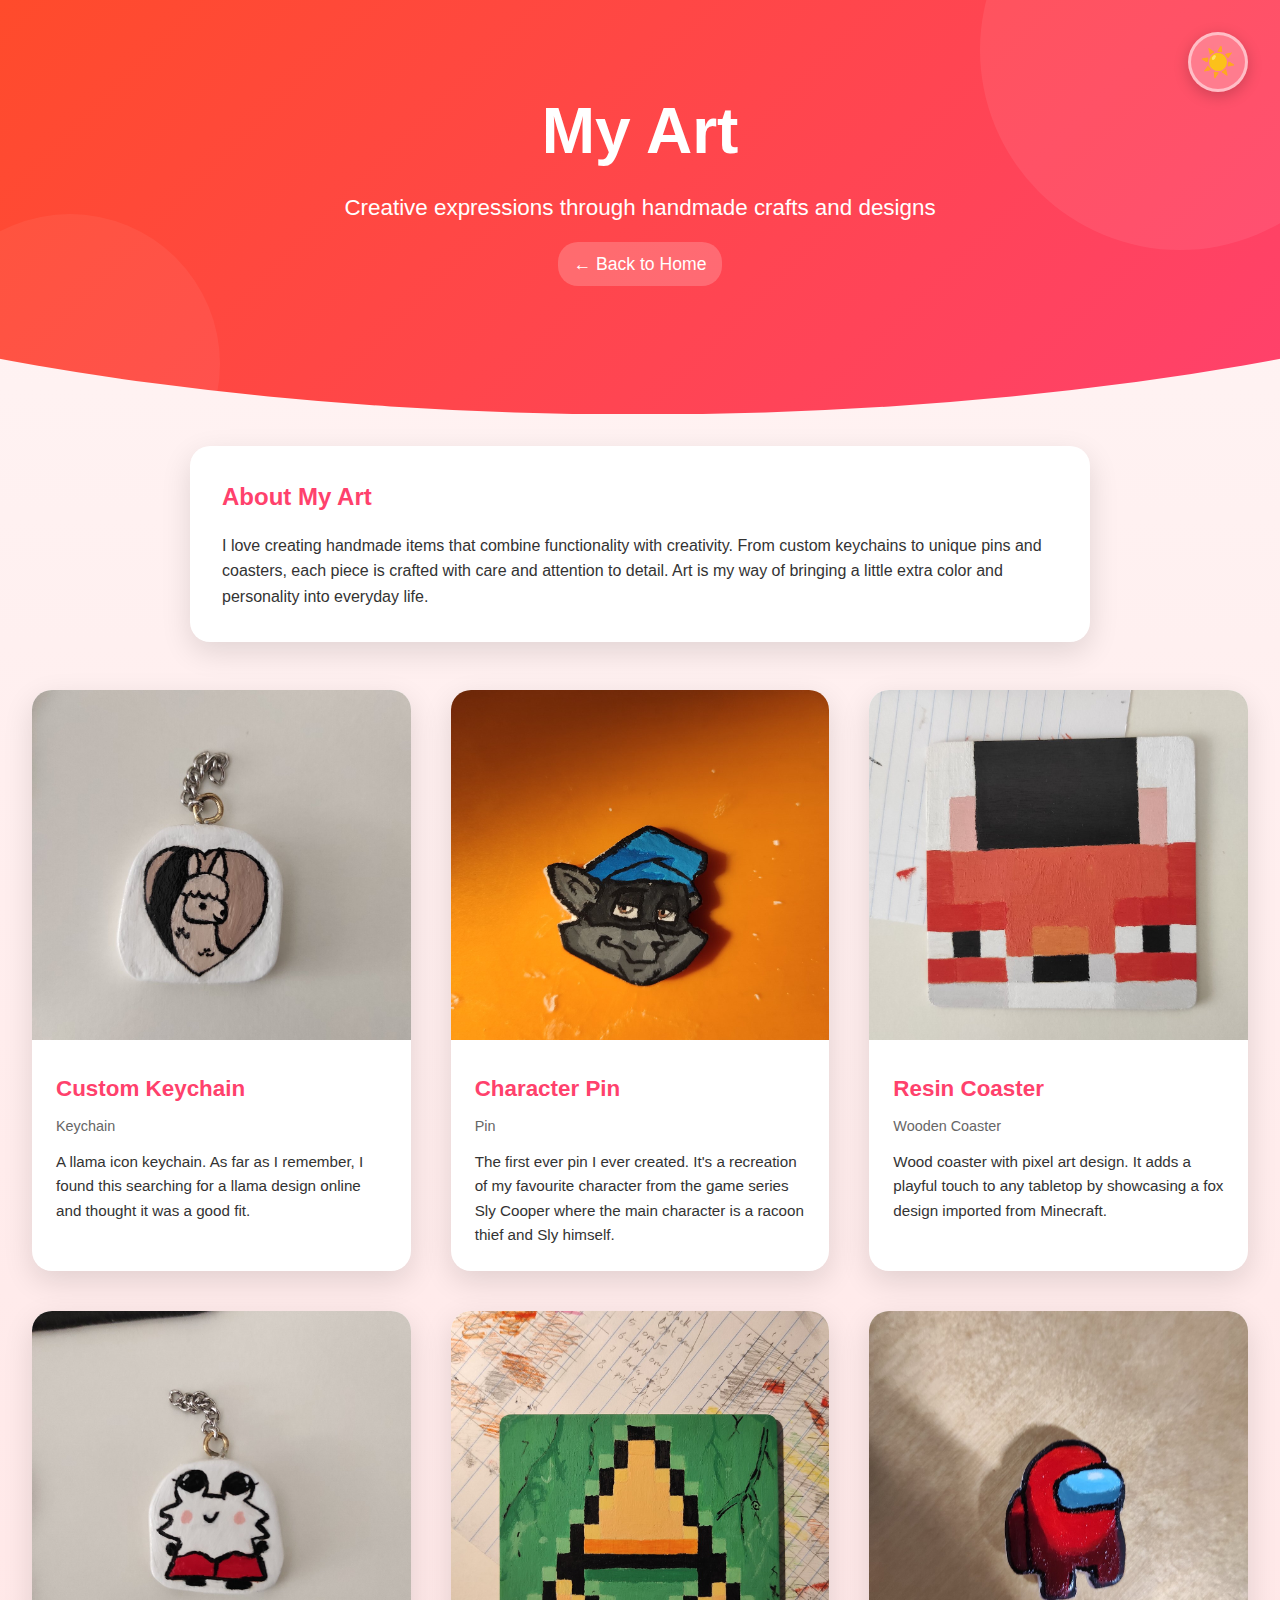
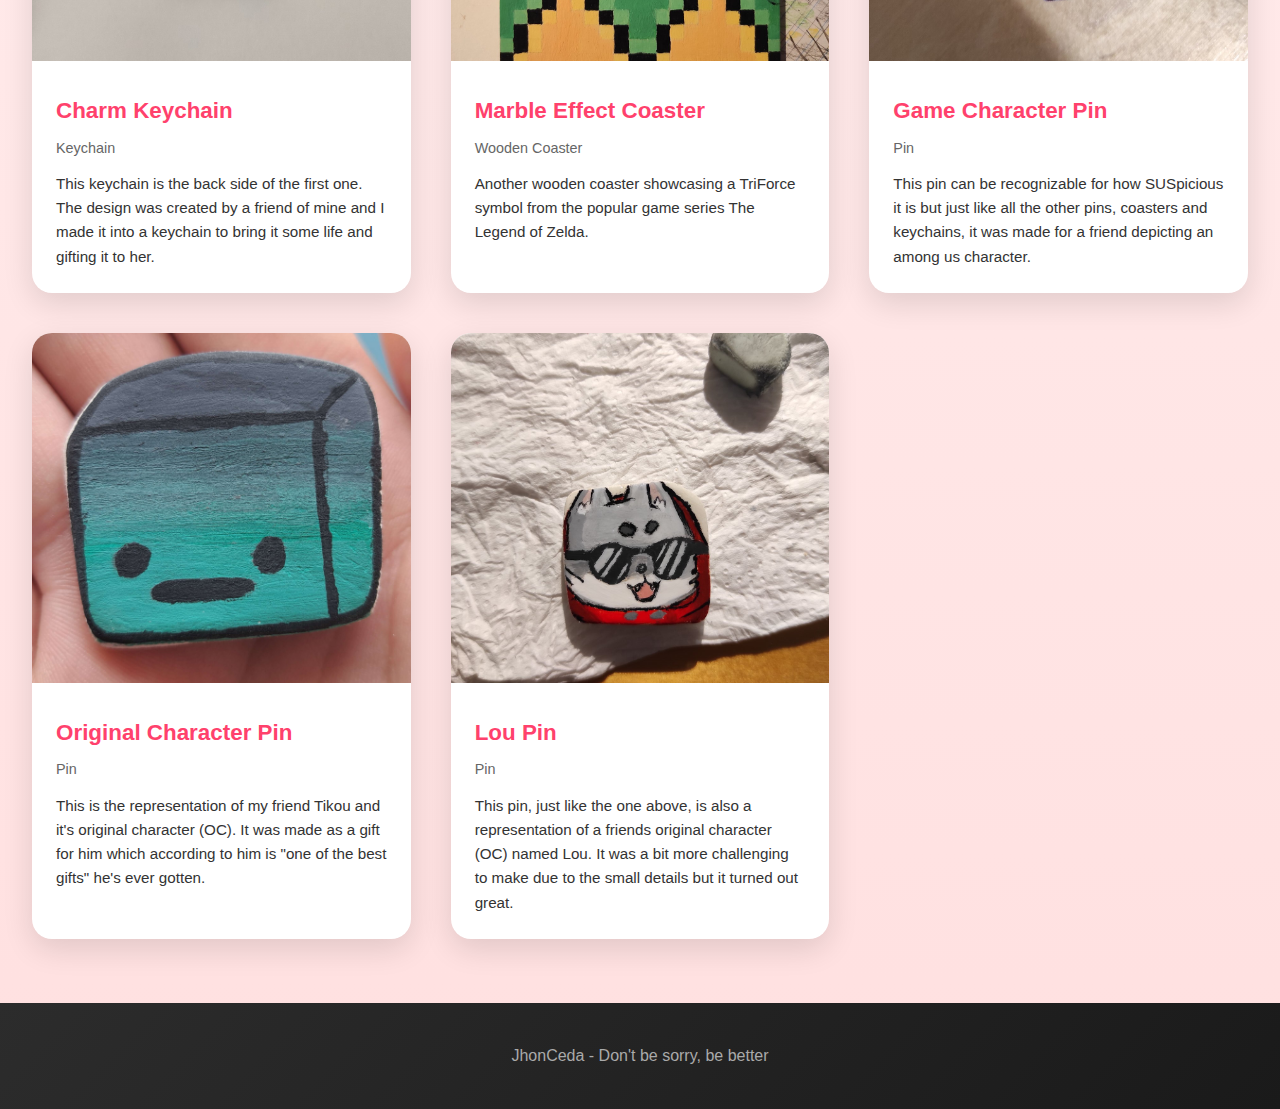
<file: src/main/resources/static/hobbies/art.html>
<!DOCTYPE html>
<html lang="en">

<head>
  <meta charset="UTF-8">
  <meta name="viewport" content="width=device-width, initial-scale=1.0">
  <title>My Art</title>
  <link rel="stylesheet" href="../css/style.css">
</head>

<!-- Modal for full-size image -->
<div id="imageModal" class="modal">
  <span class="modal-close">&times;</span>
  <img class="modal-content" id="modalImage">
</div>

<body>
  <header>
    <h1>My Art</h1>
    <p>Creative expressions through handmade crafts and designs</p>
    <a href="../index.html" class="back-link">← Back to Home</a>
    <button id="theme-toggle" class="theme-toggle" aria-label="Toggle dark mode">
      <span class="sun-icon">🌙</span>
      <span class="moon-icon">☀️</span>
    </button>
  </header>

  <section class="intro-section">
    <h2>About My Art</h2>
    <p>I love creating handmade items that combine functionality with creativity. From custom keychains to unique pins
      and coasters, each piece is crafted with care and attention to detail. Art is my way of bringing a little extra
      color and personality into everyday life.</p>
  </section>

  <section class="art-gallery">
    <!-- Art Item 1 -->
    <div class="art-item" onclick="openModal(this)">
      <img src="./art_images/llama_keychain.jpg" alt="Llama keychain" class="art-image">
      <div class="art-info">
        <h3>Custom Keychain</h3>
        <div class="art-meta">
          <span>Keychain</span>
        </div>
        <p class="art-description">A llama icon keychain. As far as I remember, I found this searching
          for a llama design online and thought it was a good fit.
        </p>
      </div>
    </div>

    <!-- Art Item 2 -->
    <div class="art-item" onclick="openModal(this)">
      <img src="./art_images/sly_pin.jpg" alt="Sly pin" class="art-image">
      <div class="art-info">
        <h3>Character Pin</h3>
        <div class="art-meta">
          <span>Pin</span>
        </div>
        <p class="art-description">The first ever pin I ever created. It's a recreation of my favourite character from
          the game series Sly Cooper where the main character is a racoon thief and Sly himself.
        </p>
      </div>
    </div>

    <!-- Art Item 3 -->
    <div class="art-item" onclick="openModal(this)">
      <img src="./art_images/fox_coaster.jpg" alt="Fox coaster" class="art-image">
      <div class="art-info">
        <h3>Resin Coaster</h3>
        <div class="art-meta">
          <span>Wooden Coaster</span>
        </div>
        <p class="art-description">Wood coaster with pixel art design. It adds a playful touch to any tabletop by
          showcasing a fox design imported from Minecraft.
        </p>
      </div>
    </div>

    <!-- Art Item 4 -->
    <div class="art-item" onclick="openModal(this)">
      <img src="./art_images/animal_keychain.jpg" alt="Peculiar keychain design" class="art-image">
      <div class="art-info">
        <h3>Charm Keychain</h3>
        <div class="art-meta">
          <span>Keychain</span>
        </div>
        <p class="art-description">This keychain is the back side of the first one. The design was created by
          a friend of mine and I made it into a keychain to bring it some life and gifting it to her.
        </p>
      </div>
    </div>

    <!-- Art Item 5 -->
    <div class="art-item" onclick="openModal(this)">
      <img src="./art_images/triforce_coaster.jpg" alt="Zelda coaster" class="art-image">
      <div class="art-info">
        <h3>Marble Effect Coaster</h3>
        <div class="art-meta">
          <span>Wooden Coaster</span>
        </div>
        <p class="art-description">Another wooden coaster showcasing a TriForce symbol from the popular
          game series The Legend of Zelda.</p>
      </div>
    </div>

    <!-- Art Item 6 -->
    <div class="art-item" onclick="openModal(this)">
      <img src="./art_images/sus_pin.jpg" alt="Game-inspired pin" class="art-image">
      <div class="art-info">
        <h3>Game Character Pin</h3>
        <div class="art-meta">
          <span>Pin</span>
        </div>
        <p class="art-description">This pin can be recognizable for how SUSpicious it is but just like
          all the other pins, coasters and keychains, it was made for a friend depicting an among us character.
        </p>
      </div>
    </div>

    <!-- Art Item 7 -->
    <div class="art-item" onclick="openModal(this)">
      <img src="./art_images/tikou.jpg" alt="Tikou pin" class="art-image">
      <div class="art-info">
        <h3>Original Character Pin</h3>
        <div class="art-meta">
          <span>Pin</span>
        </div>
        <p class="art-description">This is the representation of my friend Tikou and it's original character (OC).
          It was made as a gift for him which according to him is "one of the best gifts" he's ever gotten.
        </p>
      </div>
    </div>

    <!-- Art Item 8 -->
    <div class="art-item" onclick="openModal(this)">
      <img src="./art_images/lou.jpg" alt="Lou pin" class="art-image">
      <div class="art-info">
        <h3>Lou Pin</h3>
        <div class="art-meta">
          <span>Pin</span>
        </div>
        <p class="art-description">This pin, just like the one above, is also a representation of a friends original
          character (OC) named Lou. It was a bit more challenging to make due to the small details but it turned out
          great.
        </p>
      </div>
    </div>
  </section>

  <footer>
    <p>JhonCeda - Don't be sorry, be better</p>
  </footer>

  <script>
    document.addEventListener('DOMContentLoaded', () => {
      // ---- Global Image Fallback ----
      const IMG_FALLBACK = './hobbies/art_images/tikou.jpg';

      document.querySelectorAll('img').forEach(img => {
        img.addEventListener('error', function handleError() {
          img.removeEventListener('error', handleError); // avoid infinite loop
          img.src = img.dataset.fallback || IMG_FALLBACK;
        });
      });

      // ---- Theme Toggle ----
      const html = document.documentElement;
      const themeToggle = document.getElementById('theme-toggle');

      if (themeToggle) {
        const savedTheme = localStorage.getItem('theme');
        const systemPrefersDark = window.matchMedia('(prefers-color-scheme: dark)').matches;
        const currentTheme = savedTheme || (systemPrefersDark ? 'dark' : 'light');
        html.setAttribute('data-theme', currentTheme);

        themeToggle.addEventListener('click', () => {
          const newTheme = html.getAttribute('data-theme') === 'dark' ? 'light' : 'dark';
          html.setAttribute('data-theme', newTheme);
          localStorage.setItem('theme', newTheme);
        });
      }

      // ---- Smooth Scrolling ----
      document.querySelectorAll('.nav-link').forEach(link => {
        link.addEventListener('click', e => {
          const targetId = link.getAttribute('href');
          if (!targetId.startsWith('#')) return; // ignore external links
          e.preventDefault();
          const targetSection = document.querySelector(targetId);
          if (targetSection) {
            targetSection.scrollIntoView({ behavior: 'smooth', block: 'start' });
            // Close mobile menu after click
            const mainNav = document.getElementById('main-nav');
            if (mainNav) {
              mainNav.classList.remove('active');
              document.body.style.overflow = 'auto';
            }
          }
        });
      });

      // ---- Mobile Menu ----
      const mobileMenuToggle = document.getElementById('mobile-menu-toggle');
      const mainNav = document.getElementById('main-nav');

      if (mobileMenuToggle && mainNav) {
        mobileMenuToggle.addEventListener('click', () => {
          mainNav.classList.toggle('active');
          mobileMenuToggle.classList.toggle('active');
          document.body.style.overflow = mainNav.classList.contains('active')
            ? 'hidden'
            : 'auto';
        });
      }
    });
  </script>

  <script>
    document.addEventListener("DOMContentLoaded", () => {
      const modal = document.getElementById("imageModal");
      const modalImg = document.getElementById("modalImage");
      const closeBtn = document.querySelector(".modal-close");

      // Open modal when clicking on an image
      document.querySelectorAll(".art-image").forEach(img => {
        img.addEventListener("click", () => {
          modalImg.src = img.src;
          modal.classList.add("active");
        });
      });

      // Close modal when clicking the close button or background
      closeBtn.addEventListener("click", (e) => {
        e.stopPropagation();
        modal.classList.remove("active");
      });

      modal.addEventListener("click", (e) => {
        if (e.target === modal) modal.classList.remove("active");
      });
    });
  </script>


</body>

</html>
</file>
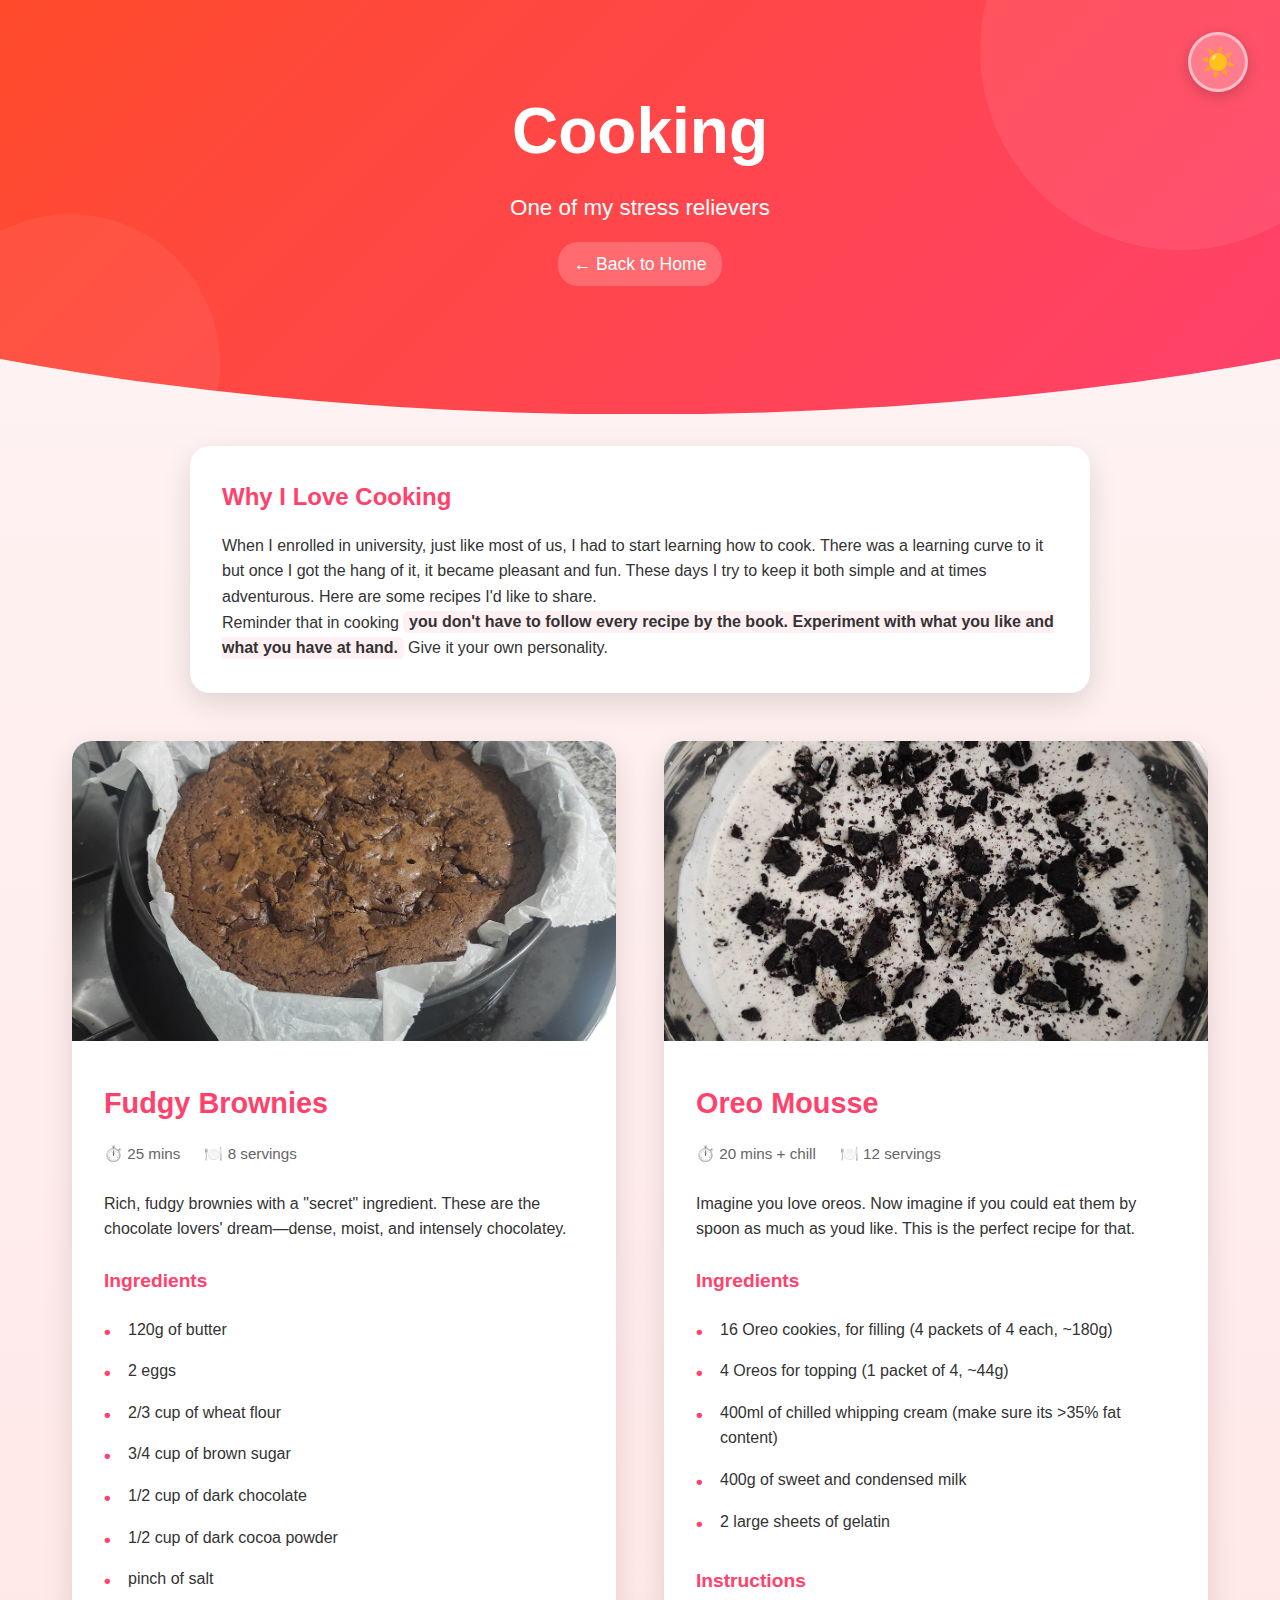
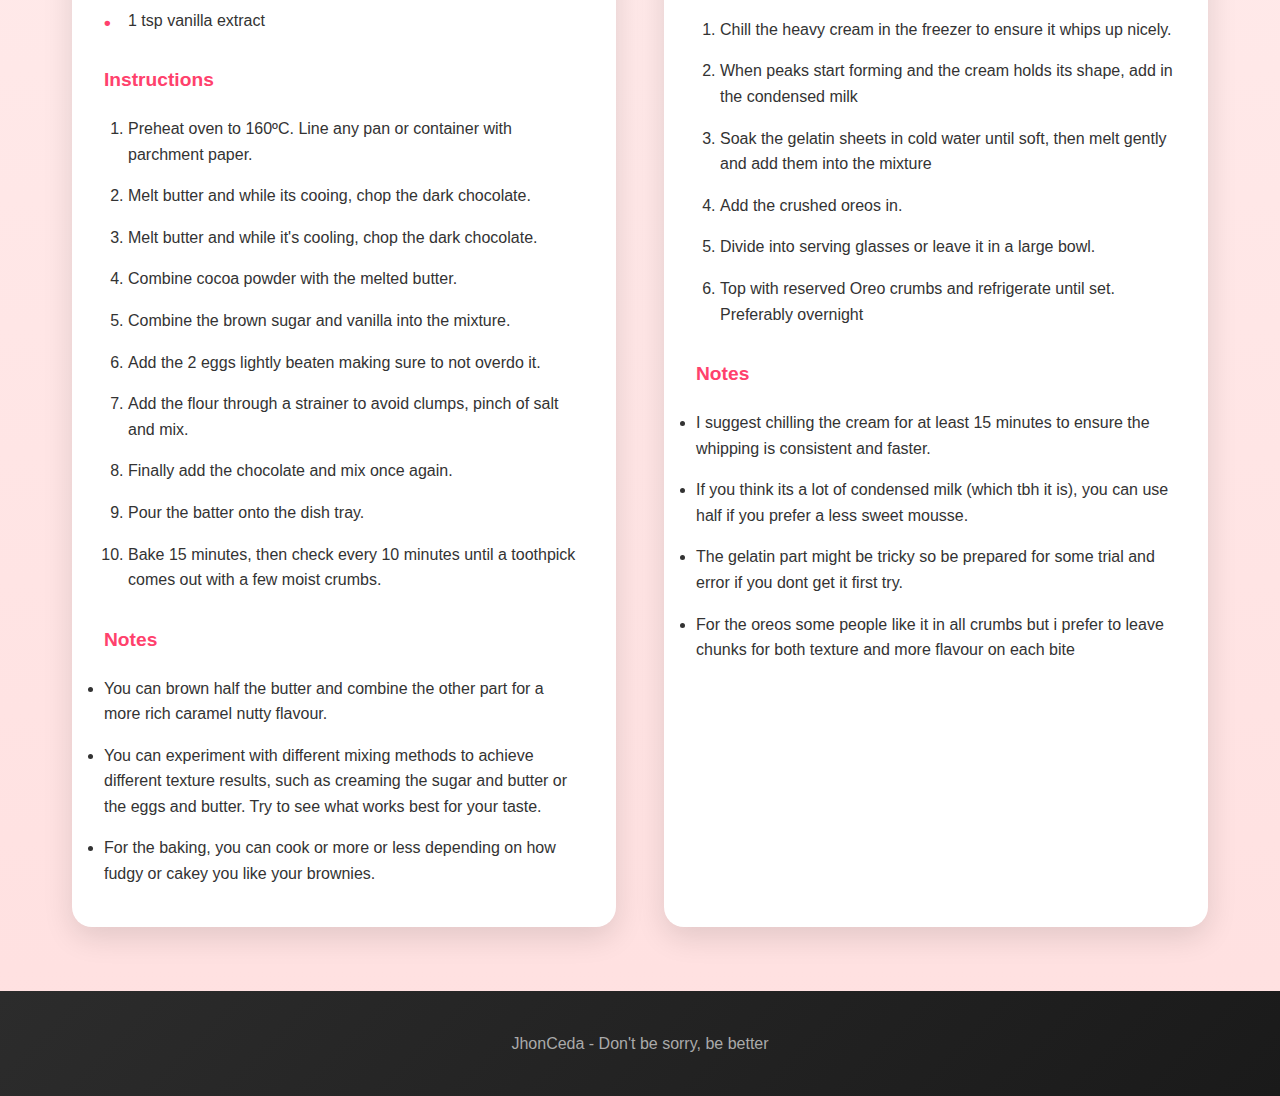
<file: src/main/resources/static/hobbies/cooking.html>
<!DOCTYPE html>
<html lang="en">

<head>
  <meta charset="UTF-8">
  <meta name="viewport" content="width=device-width, initial-scale=1.0">
  <title>Cooking – My Hobby</title>
  <link rel="stylesheet" href="../css/style.css">
</head>

<!-- Modal for full-size recipe images -->
<div id="imageModal" class="modal">
  <span class="modal-close">&times;</span>
  <img class="modal-content" id="modalImage">
</div>


<body>
  <header>
    <h1>Cooking</h1>
    <p>One of my stress relievers</p>
    <a href="../index.html" class="back-link">← Back to Home</a>
    <button id="theme-toggle" class="theme-toggle" aria-label="Toggle dark mode">
      <span class="sun-icon">🌙</span>
      <span class="moon-icon">☀️</span>
    </button>
  </header>

  <section class="intro-section">
    <h2>Why I Love Cooking</h2>
    <p>When I enrolled in university, just like most of us, I had to start learning how to cook. There was
      a learning curve to it but once I got the hang of it, it became pleasant and fun. These days I try to
      keep it both simple and at times adventurous. Here are some recipes I'd like to share.</p>
    <p>Reminder that in cooking <span class="highlight">you don't have to follow every recipe by the book. Experiment
        with what you like and what you have at hand.</span> Give it your own personality.
    </p>
  </section>

  <section class="recipes-grid">
    <!-- Recipe 1: Brownies -->
    <div class="recipe-card">
      <img src="./cooking_images/brownie.jpg" alt="Delicious brownies" class="recipe-image"
        data-fallback="/hobbies/art_images/tikou.jpg">
      <div class="recipe-content">
        <h3>Fudgy Brownies</h3>
        <div class="recipe-meta">
          <span>⏱️ 25 mins</span>
          <span>🍽️ 8 servings</span>
        </div>
        <p class="recipe-description">
          Rich, fudgy brownies with a "secret" ingredient. These are the chocolate lovers' dream—dense, moist,
          and intensely chocolatey.
        </p>
        <div class="ingredients">
          <h4>Ingredients</h4>
          <ul>
            <li>120g of butter</li>
            <li>2 eggs</li>
            <li>2/3 cup of wheat flour</li>
            <li>3/4 cup of brown sugar</li>
            <li>1/2 cup of dark chocolate</li>
            <li>1/2 cup of dark cocoa powder</li>
            <li>pinch of salt</li>
            <li>1 tsp vanilla extract</li>
          </ul>
        </div>
        <div class="instructions">
          <h4>Instructions</h4>
          <ol>
            <li>Preheat oven to 160ºC. Line any pan or container with parchment paper.</li>
            <li>Melt butter and while its cooing, chop the dark chocolate.</li>
            <li>Melt butter and while it's cooling, chop the dark chocolate.</li>
            <li>Combine cocoa powder with the melted butter.</li>
            <li>Combine the brown sugar and vanilla into the mixture.</li>
            <li>Add the 2 eggs lightly beaten making sure to not overdo it.</li>
            <li>Add the flour through a strainer to avoid clumps, pinch of salt and mix.</li>
            <li>Finally add the chocolate and mix once again.</li>
            <li>Pour the batter onto the dish tray.</li>
            <li>Bake 15 minutes, then check every 10 minutes until a toothpick comes out with a few moist crumbs.</li>
          </ol>
        </div>
        <div class="notes">
          <h4>Notes</h4>
          <ul>
            <li>You can brown half the butter and combine the other part for a more rich caramel nutty flavour.</li>
            <li>You can experiment with different mixing methods to achieve different texture results, such as creaming
              the sugar and butter or the eggs and butter. Try to see what works best for your taste.</li>
            <li>For the baking, you can cook or more or less depending on how fudgy or cakey you like your brownies.
            </li>
          </ul>
        </div>
      </div>
    </div>

    <!-- Recipe 2: Oreo Mousse -->
    <div class="recipe-card">
      <img src="./cooking_images/oreo_mousse.jpg" alt="Oreo mousse dessert" class="recipe-image"
        data-fallback="/hobbies/art_images/tikou.jpg">
      <div class="recipe-content">
        <h3>Oreo Mousse</h3>
        <div class="recipe-meta">
          <span>⏱️ 20 mins + chill</span>
          <span>🍽️ 12 servings</span>
        </div>
        <p class="recipe-description">
          Imagine you love oreos. Now imagine if you could eat them by spoon as much as youd like.
          This is the perfect recipe for that.
        </p>
        <div class="ingredients">
          <h4>Ingredients</h4>
          <ul>
            <li>16 Oreo cookies, for filling (4 packets of 4 each, ~180g)</li>
            <li>4 Oreos for topping (1 packet of 4, ~44g)</li>
            <li>400ml of chilled whipping cream (make sure its >35% fat content)</li>
            <li>400g of sweet and condensed milk</li>
            <li>2 large sheets of gelatin</li>
          </ul>
        </div>
        <div class="instructions">
          <h4>Instructions</h4>
          <ol>
            <li>Chill the heavy cream in the freezer to ensure it whips up nicely.</li>
            <li>When peaks start forming and the cream holds its shape, add in the condensed milk</li>
            <li>Soak the gelatin sheets in cold water until soft, then melt gently and add them into the mixture</li>
            <li>Add the crushed oreos in.</li>
            <li>Divide into serving glasses or leave it in a large bowl.</li>
            <li>Top with reserved Oreo crumbs and refrigerate until set. Preferably overnight</li>
          </ol>
        </div>
        <div class="notes">
          <h4>Notes</h4>
          <ul>
            <li>I suggest chilling the cream for at least 15 minutes to ensure the whipping is consistent and faster.
            </li>
            <li>If you think its a lot of condensed milk (which tbh it is), you can use half if you prefer a less sweet
              mousse.</li>
            <li>The gelatin part might be tricky so be prepared for some trial and error if you dont get it first try.
            </li>
            <li>For the oreos some people like it in all crumbs but i prefer to leave chunks for both texture and more
              flavour on each bite</li>
          </ul>
        </div>
      </div>
    </div>
  </section>

  <footer>
    <p>JhonCeda - Don't be sorry, be better</p>
  </footer>

  <script>
    document.addEventListener('DOMContentLoaded', () => {
      // ---- Global Image Fallback ----
      const IMG_FALLBACK = './hobbies/art_images/tikou.jpg';

      document.querySelectorAll('img').forEach(img => {
        img.addEventListener('error', function handleError() {
          img.removeEventListener('error', handleError); // avoid infinite loop
          img.src = img.dataset.fallback || IMG_FALLBACK;
        });
      });

      // ---- Theme Toggle ----
      const html = document.documentElement;
      const themeToggle = document.getElementById('theme-toggle');

      if (themeToggle) {
        const savedTheme = localStorage.getItem('theme');
        const systemPrefersDark = window.matchMedia('(prefers-color-scheme: dark)').matches;
        const currentTheme = savedTheme || (systemPrefersDark ? 'dark' : 'light');
        html.setAttribute('data-theme', currentTheme);

        themeToggle.addEventListener('click', () => {
          const newTheme = html.getAttribute('data-theme') === 'dark' ? 'light' : 'dark';
          html.setAttribute('data-theme', newTheme);
          localStorage.setItem('theme', newTheme);
        });
      }

      // ---- Smooth Scrolling ----
      document.querySelectorAll('.nav-link').forEach(link => {
        link.addEventListener('click', e => {
          const targetId = link.getAttribute('href');
          if (!targetId.startsWith('#')) return; // ignore external links
          e.preventDefault();
          const targetSection = document.querySelector(targetId);
          if (targetSection) {
            targetSection.scrollIntoView({ behavior: 'smooth', block: 'start' });
            // Close mobile menu after click
            const mainNav = document.getElementById('main-nav');
            if (mainNav) {
              mainNav.classList.remove('active');
              document.body.style.overflow = 'auto';
            }
          }
        });
      });

      // ---- Mobile Menu ----
      const mobileMenuToggle = document.getElementById('mobile-menu-toggle');
      const mainNav = document.getElementById('main-nav');

      if (mobileMenuToggle && mainNav) {
        mobileMenuToggle.addEventListener('click', () => {
          mainNav.classList.toggle('active');
          mobileMenuToggle.classList.toggle('active');
          document.body.style.overflow = mainNav.classList.contains('active')
            ? 'hidden'
            : 'auto';
        });
      }
    });
  </script>

  <script>
    document.addEventListener("DOMContentLoaded", () => {
      const modal = document.getElementById("imageModal");
      const modalImg = document.getElementById("modalImage");
      const closeBtn = document.querySelector(".modal-close");

      // Open modal when clicking a recipe image
      document.querySelectorAll(".recipe-image").forEach(img => {
        img.addEventListener("click", () => {
          modalImg.src = img.src;
          modal.classList.add("active");
        });
      });

      // Close when clicking the × button
      closeBtn.addEventListener("click", (e) => {
        e.stopPropagation();
        modal.classList.remove("active");
      });

      // Close when clicking background
      modal.addEventListener("click", (e) => {
        if (e.target === modal) modal.classList.remove("active");
      });
    });
  </script>


</body>

</html>
</file>
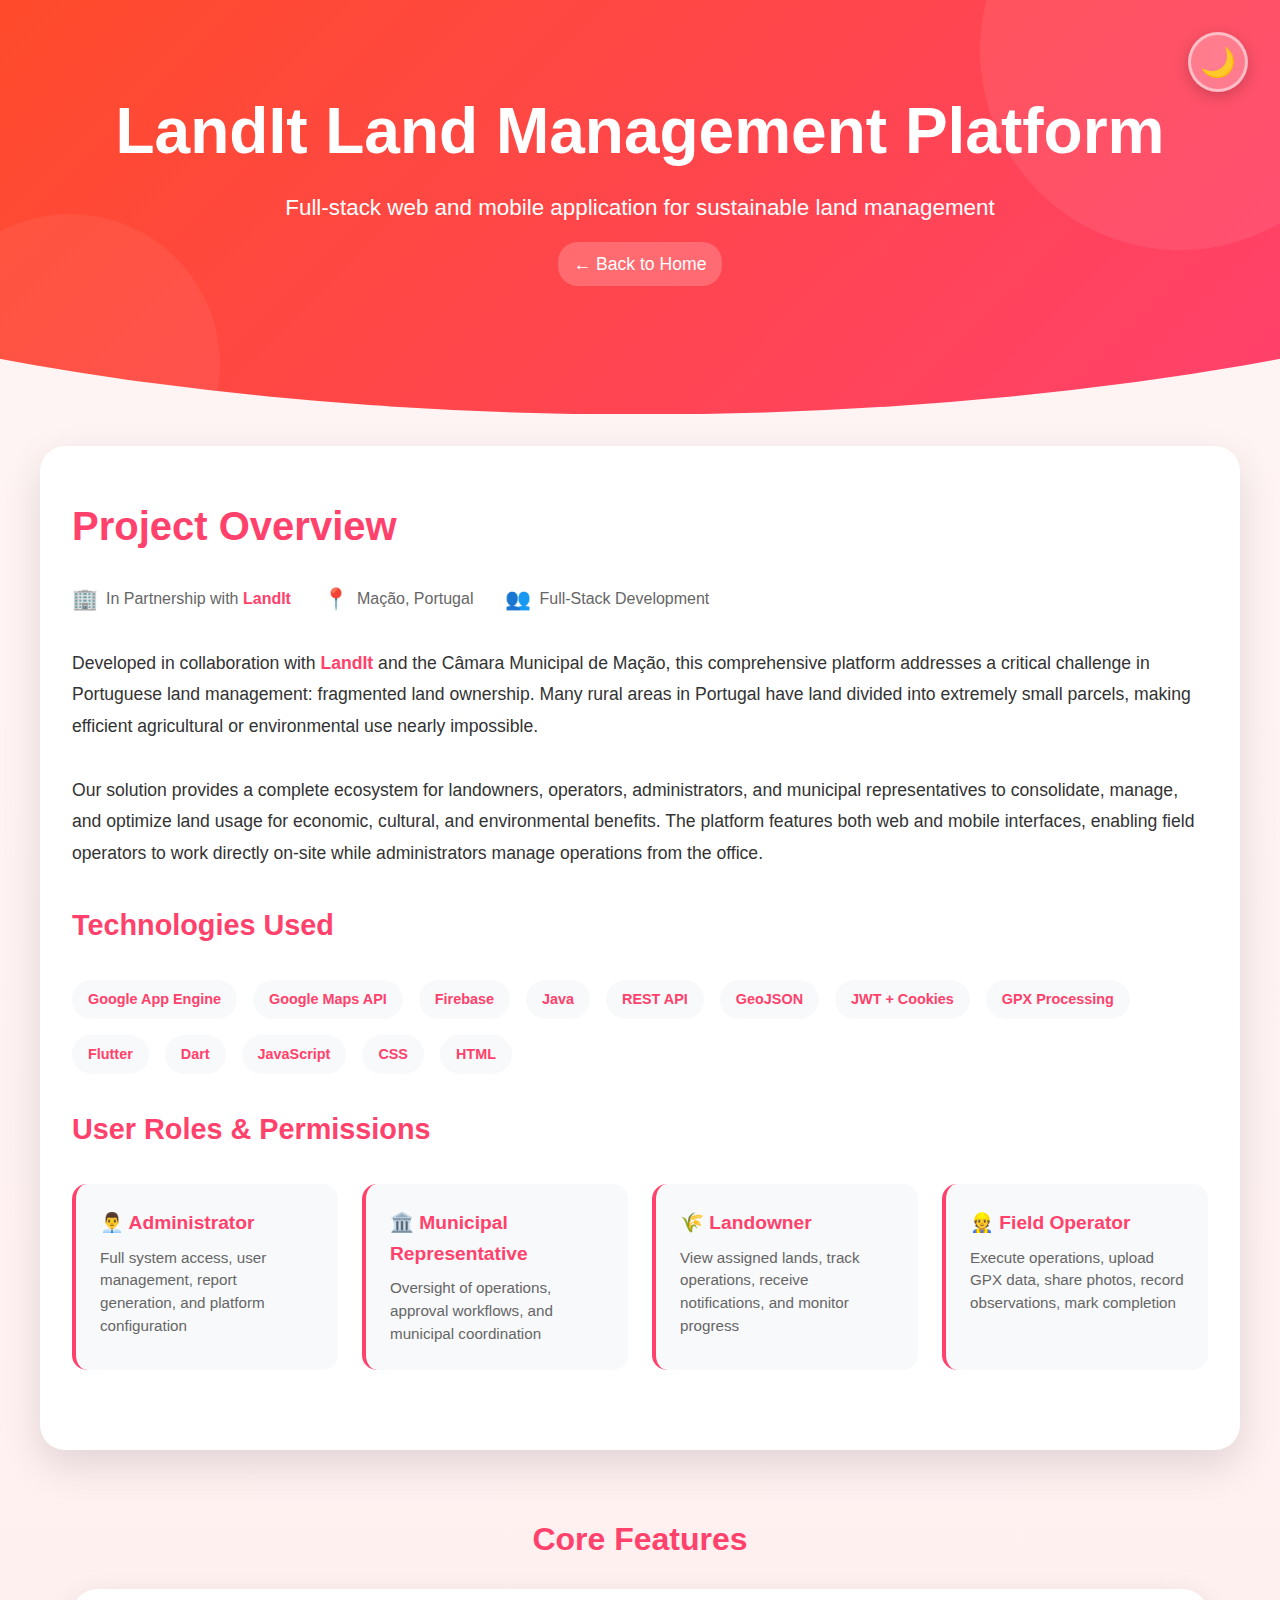
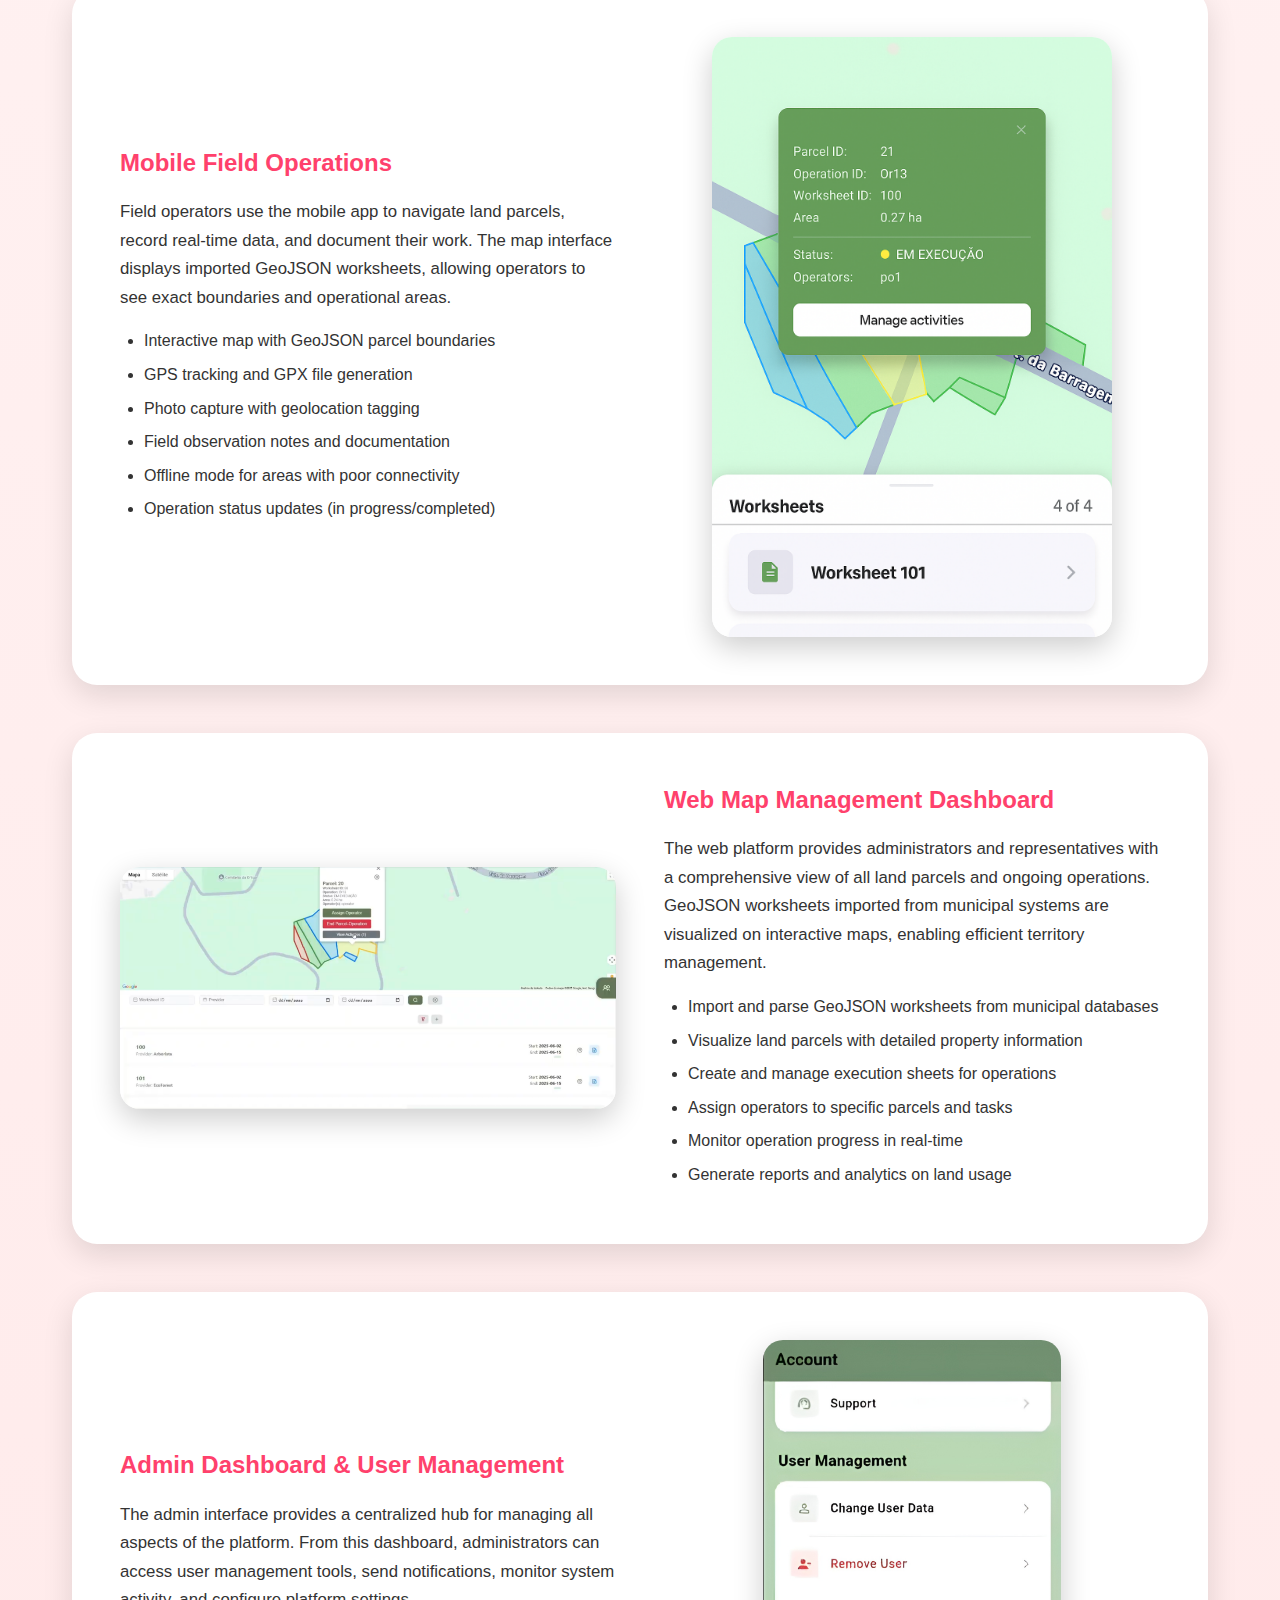
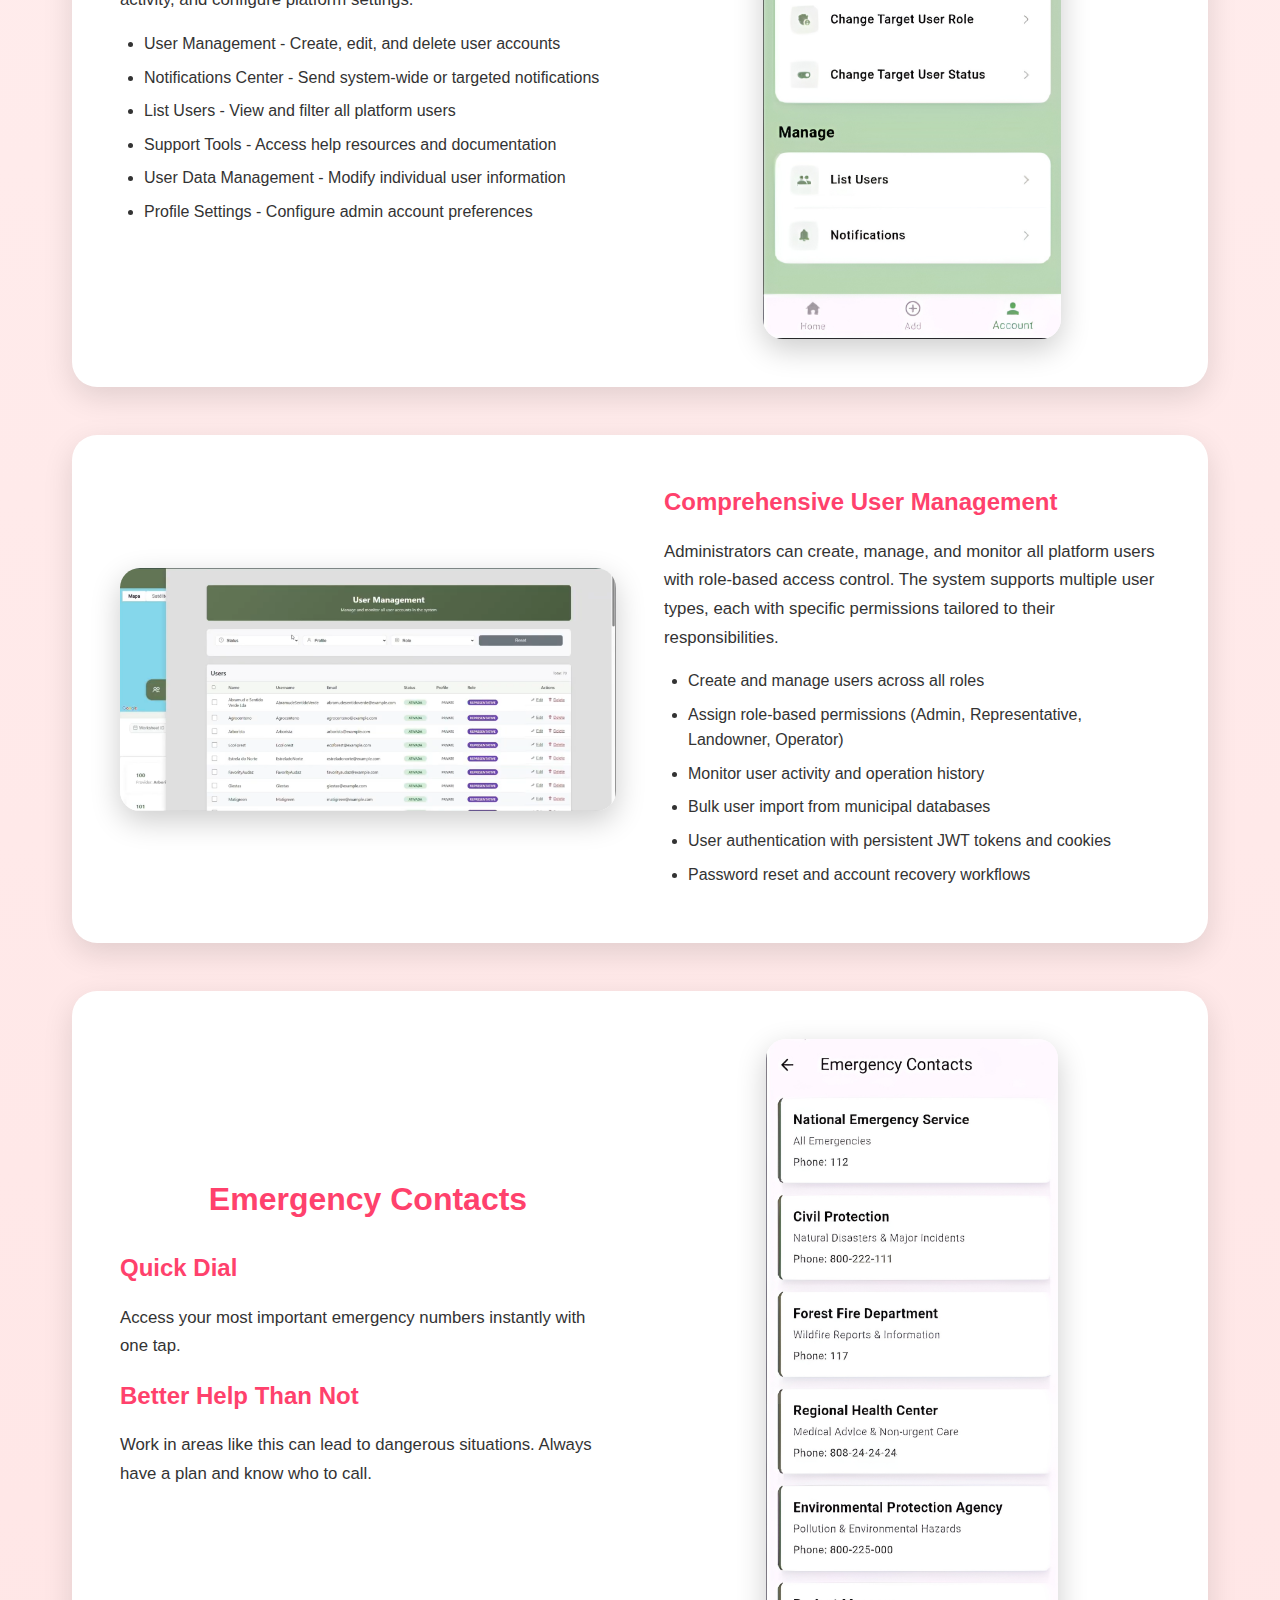
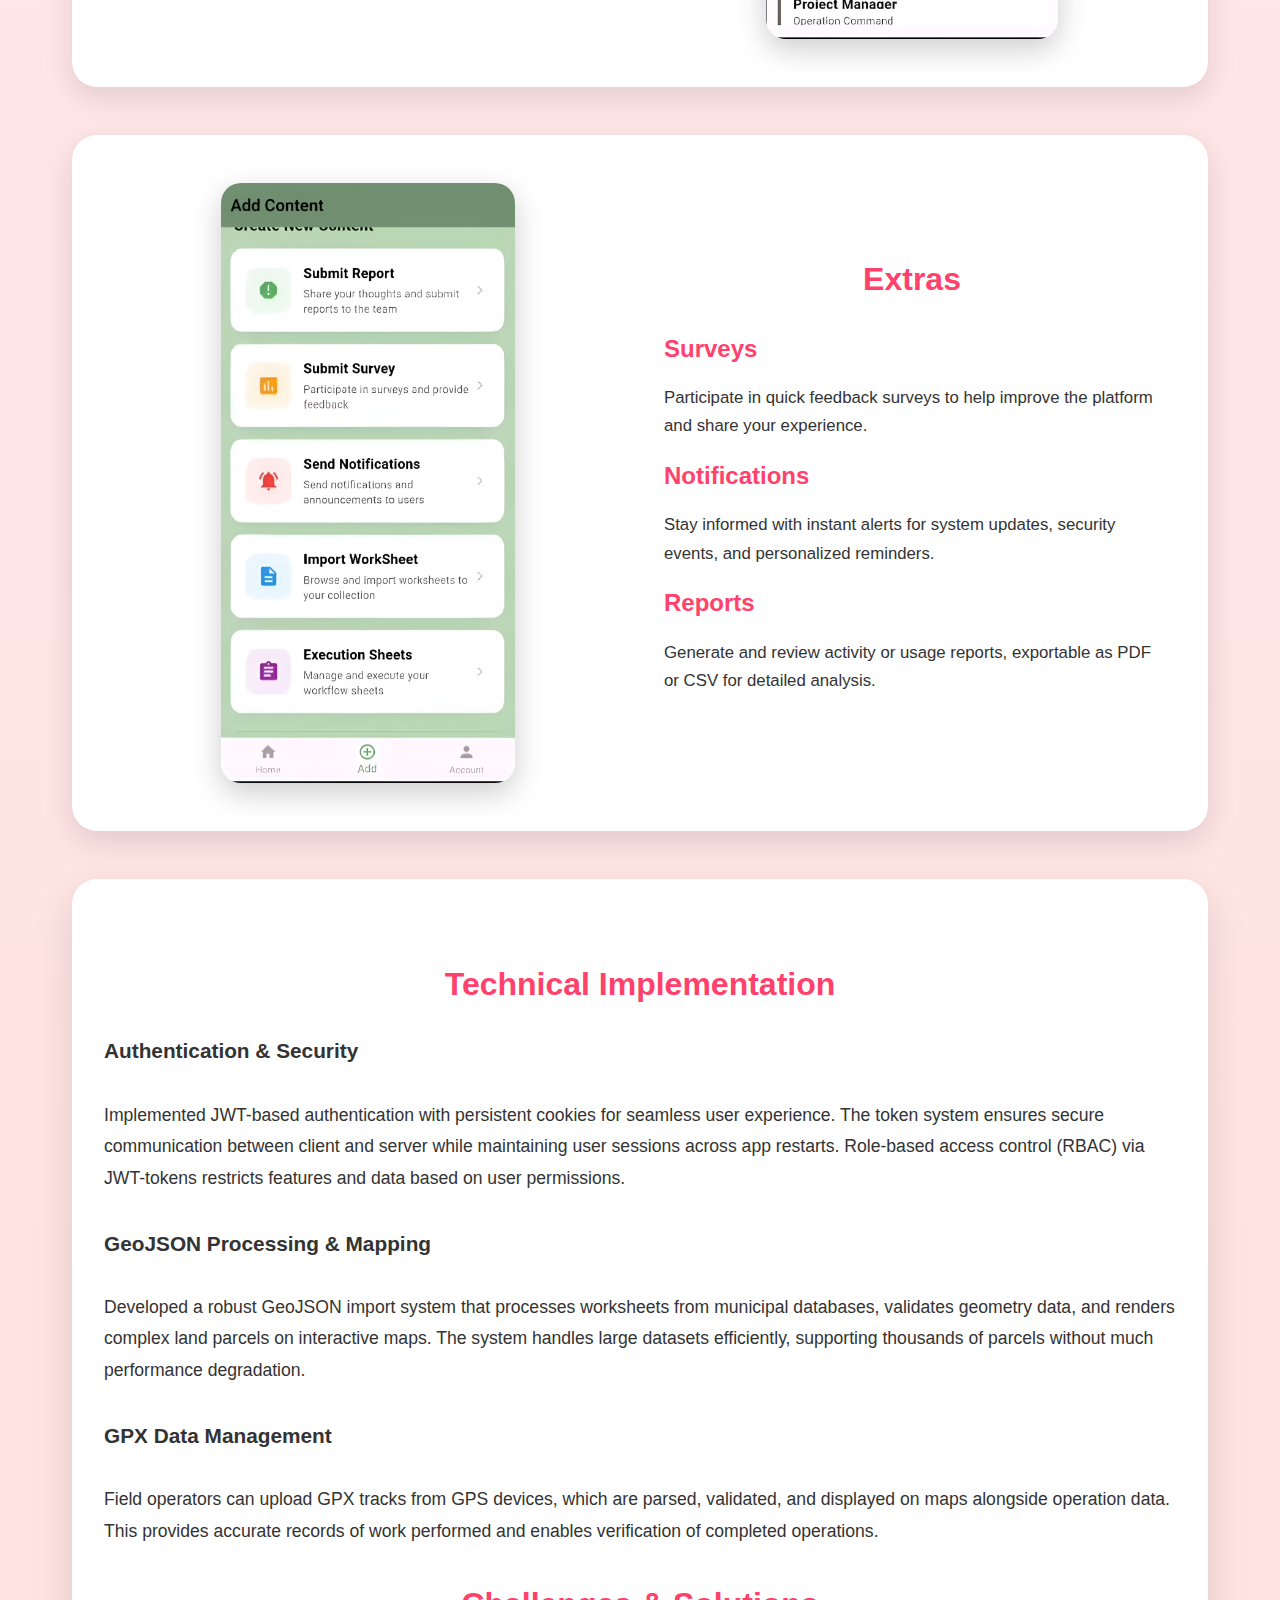
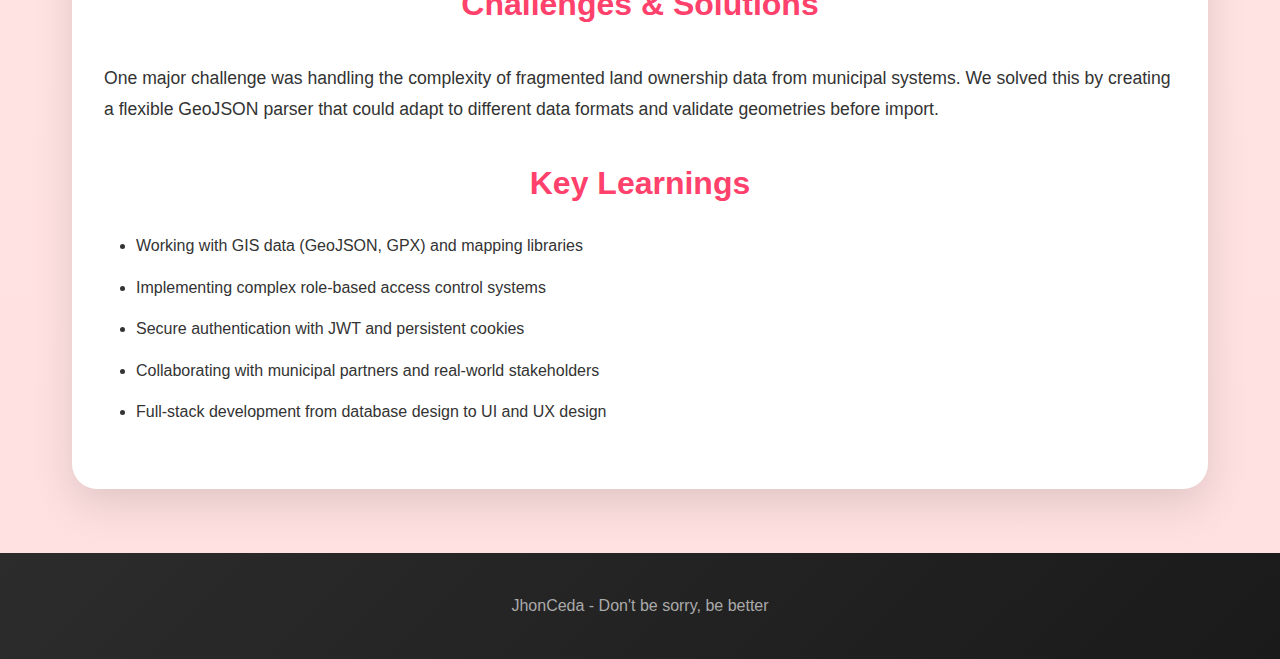
<file: src/main/resources/static/projects/nuvora.html>
<!DOCTYPE html>
<html lang="en">

<head>
  <meta charset="UTF-8">
  <meta name="viewport" content="width=device-width, initial-scale=1.0">
  <title>LandIt Land Management Platform</title>
  <link rel="stylesheet" href="../css/style.css">
</head>

<!-- Modal for full-size image -->
<div id="projectImageModal" class="modal">
  <span class="modal-close">&times;</span>
  <img class="modal-content" id="projectModalImage">
</div>

<body>
  <header>
    <h1>LandIt Land Management Platform</h1>
    <p>Full-stack web and mobile application for sustainable land management</p>
    <a href="../index.html" class="back-link">← Back to Home</a>
    <button id="theme-toggle" class="theme-toggle" aria-label="Toggle dark mode">
      <span class="sun-icon">☀️</span>
      <span class="moon-icon">🌙</span>
    </button>
  </header>

  <!-- Project Overview -->
  <section class="project-hero">
    <h2>Project Overview</h2>
    <div class="project-meta">
      <span class="meta-item">
        <span class="meta-icon">🏢</span>
        <span>In Partnership with <a href="https://landit.pt/" target="_blank" class="partner-link">LandIt</a></span>
      </span>
      <span class="meta-item">
        <span class="meta-icon">📍</span>
        <span>Mação, Portugal</span>
      </span>
      <span class="meta-item">
        <span class="meta-icon">👥</span>
        <span>Full-Stack Development</span>
      </span>
    </div>

    <p class="project-description">
      Developed in collaboration with <a href="https://landit.pt/" target="_blank" class="partner-link">LandIt</a> and
      the Câmara Municipal de Mação,
      this comprehensive platform addresses a critical challenge in Portuguese land management: fragmented land
      ownership.
      Many rural areas in Portugal have land divided into extremely small parcels, making efficient agricultural or
      environmental use nearly impossible.
    </p>

    <p class="project-description">
      Our solution provides a complete ecosystem for landowners, operators, administrators, and municipal
      representatives to consolidate,
      manage, and optimize land usage for economic, cultural, and environmental benefits. The platform features both web
      and mobile interfaces,
      enabling field operators to work directly on-site while administrators manage operations from the office.
    </p>

    <h3 class="section-subtitle">Technologies Used</h3>
    <div class="tech-stack">
      <span class="tech-badge">Google App Engine</span>
      <span class="tech-badge">Google Maps API</span>
      <span class="tech-badge">Firebase</span>
      <span class="tech-badge">Java</span>
      <span class="tech-badge">REST API</span>
      <span class="tech-badge">GeoJSON</span>
      <span class="tech-badge">JWT + Cookies</span>
      <span class="tech-badge">GPX Processing</span>
      <span class="tech-badge">Flutter</span>
      <span class="tech-badge">Dart</span>
      <span class="tech-badge">JavaScript</span>
      <span class="tech-badge">CSS</span>
      <span class="tech-badge">HTML</span>
    </div>

    <h3 class="section-subtitle">User Roles & Permissions</h3>
    <div class="roles-grid">
      <div class="role-card">
        <h5>👨‍💼 Administrator</h5>
        <p>Full system access, user management, report generation, and platform configuration</p>
      </div>
      <div class="role-card">
        <h5>🏛️ Municipal Representative</h5>
        <p>Oversight of operations, approval workflows, and municipal coordination</p>
      </div>
      <div class="role-card">
        <h5>🌾 Landowner</h5>
        <p>View assigned lands, track operations, receive notifications, and monitor progress</p>
      </div>
      <div class="role-card">
        <h5>👷 Field Operator</h5>
        <p>Execute operations, upload GPX data, share photos, record observations, mark completion</p>
      </div>
    </div>
  </section>

  <!-- Features Section -->
  <section class="features-grid">
    <div class="feature-section">
      <h3>Core Features</h3>

      <!-- Feature 1: Mobile Map Interface -->
      <div class="feature-row">
        <div class="feature-content">
          <h4>Mobile Field Operations</h4>
          <p>
            Field operators use the mobile app to navigate land parcels, record real-time data, and document their work.
            The map interface displays imported GeoJSON worksheets, allowing operators to see exact boundaries and
            operational areas.
          </p>
          <ul>
            <li>Interactive map with GeoJSON parcel boundaries</li>
            <li>GPS tracking and GPX file generation</li>
            <li>Photo capture with geolocation tagging</li>
            <li>Field observation notes and documentation</li>
            <li>Offline mode for areas with poor connectivity</li>
            <li>Operation status updates (in progress/completed)</li>
          </ul>
        </div>
        <div class="feature-image" onclick="openProjectModal(this)">
          <img src="./nuvora_images/map_mobile.png" alt="Mobile map interface for field operations"
            class="mobile-screenshot">
        </div>
      </div>

      <!-- Feature 2: Web Map Dashboard -->
      <div class="feature-row reverse">
        <div class="feature-content">
          <h4>Web Map Management Dashboard</h4>
          <p>
            The web platform provides administrators and representatives with a comprehensive view of all land parcels
            and ongoing operations.
            GeoJSON worksheets imported from municipal systems are visualized on interactive maps, enabling efficient
            territory management.
          </p>
          <ul>
            <li>Import and parse GeoJSON worksheets from municipal databases</li>
            <li>Visualize land parcels with detailed property information</li>
            <li>Create and manage execution sheets for operations</li>
            <li>Assign operators to specific parcels and tasks</li>
            <li>Monitor operation progress in real-time</li>
            <li>Generate reports and analytics on land usage</li>
          </ul>
        </div>
        <div class="feature-image" onclick="openProjectModal(this)">
          <img src="./nuvora_images/map_web.png" alt="Web dashboard with land management maps" class="web-screenshot">
        </div>
      </div>

      <!-- Feature 3: Admin Dashboard & User Area -->
      <div class="feature-row">
        <div class="feature-content">
          <h4>Admin Dashboard & User Management</h4>
          <p>
            The admin interface provides a centralized hub for managing all aspects of the platform.
            From this dashboard, administrators can access user management tools, send notifications, monitor system
            activity,
            and configure platform settings.
          </p>
          <ul>
            <li>User Management - Create, edit, and delete user accounts</li>
            <li>Notifications Center - Send system-wide or targeted notifications</li>
            <li>List Users - View and filter all platform users</li>
            <li>Support Tools - Access help resources and documentation</li>
            <li>User Data Management - Modify individual user information</li>
            <li>Profile Settings - Configure admin account preferences</li>
          </ul>
        </div>
        <div class="feature-image" onclick="openProjectModal(this)">
          <img src="./nuvora_images/profile_mobile.png" alt="Admin dashboard and user management interface"
            class="mobile-screenshot">
        </div>
      </div>

      <!-- Feature 4: User Management System -->
      <div class="feature-row reverse">
        <div class="feature-content">
          <h4>Comprehensive User Management</h4>
          <p>
            Administrators can create, manage, and monitor all platform users with role-based access control.
            The system supports multiple user types, each with specific permissions tailored to their responsibilities.
          </p>
          <ul>
            <li>Create and manage users across all roles</li>
            <li>Assign role-based permissions (Admin, Representative, Landowner, Operator)</li>
            <li>Monitor user activity and operation history</li>
            <li>Bulk user import from municipal databases</li>
            <li>User authentication with persistent JWT tokens and cookies</li>
            <li>Password reset and account recovery workflows</li>
          </ul>
        </div>
        <div class="feature-image" onclick="openProjectModal(this)">
          <img src="./nuvora_images/list_users_web.png" alt="User management dashboard" class="web-screenshot">
        </div>
      </div>

      <!-- Feature 5: Additional Features -->
      <!-- EMERGENCY CONTACTS -->
      <div class="feature-row">
        <div class="feature-content">
          <h3>Emergency Contacts</h3>
          <h4>Quick Dial</h4>
          <p>Access your most important emergency numbers instantly with one tap.</p>
          <h4>Better Help Than Not</h4>
          <p>Work in areas like this can lead to dangerous situations. Always have a plan and know who to call.</p>
        </div>
        <div class="feature-image" onclick="openProjectModal(this)">
          <img src="./nuvora_images/emergency_mobile.png" alt="Emergency contacts" class="mobile-screenshot">
        </div>
      </div>

      <!-- EXTRAS -->
      <div class="feature-row reverse">
        <div class="feature-content">
          <h3>Extras</h3>
          <h4>Surveys</h4>
          <p>Participate in quick feedback surveys to help improve the platform and share your experience.</p>
          <h4>Notifications</h4>
          <p>Stay informed with instant alerts for system updates, security events, and personalized reminders.</p>
          <h4>Reports</h4>
          <p>Generate and review activity or usage reports, exportable as PDF or CSV for detailed analysis.</p>
        </div>
        <div class="feature-image" onclick="openProjectModal(this)">
          <img src="./nuvora_images/extras_mobile.png" alt="Extra features like surveys and notifications"
            class="mobile-screenshot">
        </div>
      </div>


      <!-- Technical Implementation -->
      <div class="project-hero">
        <h3 class="section-subtitle">Technical Implementation</h3>

        <h4 class="subsection-title">Authentication & Security</h4>
        <p class="project-description">
          Implemented JWT-based authentication with persistent cookies for seamless user experience.
          The token system ensures secure communication between client and server while maintaining user sessions across
          app restarts.
          Role-based access control (RBAC) via JWT-tokens restricts features and data based on user permissions.
        </p>

        <h4 class="subsection-title">GeoJSON Processing & Mapping</h4>
        <p class="project-description">
          Developed a robust GeoJSON import system that processes worksheets from municipal databases, validates
          geometry
          data,
          and renders complex land parcels on interactive maps. The system handles large datasets efficiently,
          supporting
          thousands of parcels without much performance degradation.
        </p>

        <h4 class="subsection-title">GPX Data Management</h4>
        <p class="project-description">
          Field operators can upload GPX tracks from GPS devices, which are parsed, validated, and displayed on maps
          alongside operation data.
          This provides accurate records of work performed and enables verification of completed operations.
        </p>

        <h3 class="section-subtitle">Challenges & Solutions</h3>
        <p class="project-description">
          One major challenge was handling the complexity of fragmented land ownership data from municipal systems.
          We solved this by creating a flexible GeoJSON parser that could adapt to different data formats and validate
          geometries before import.
        </p>

        <h3 class="section-subtitle">Key Learnings</h3>
        <ul class="learnings-list">
          <li>Working with GIS data (GeoJSON, GPX) and mapping libraries</li>
          <li>Implementing complex role-based access control systems</li>
          <li>Secure authentication with JWT and persistent cookies</li>
          <li>Collaborating with municipal partners and real-world stakeholders</li>
          <li>Full-stack development from database design to UI and UX design</li>
        </ul>
      </div>
  </section>

  <footer>
    <p>JhonCeda - Don't be sorry, be better</p>
  </footer>

  <script>
    document.addEventListener('DOMContentLoaded', () => {
      // ---- Global Image Fallback ----
      const IMG_FALLBACK = './hobbies/art_images/tikou.jpg';

      document.querySelectorAll('img').forEach(img => {
        img.addEventListener('error', function handleError() {
          img.removeEventListener('error', handleError); // avoid infinite loop
          img.src = img.dataset.fallback || IMG_FALLBACK;
        });
      });

      // ---- Theme Toggle ----
      const html = document.documentElement;
      const themeToggle = document.getElementById('theme-toggle');

      if (themeToggle) {
        const savedTheme = localStorage.getItem('theme');
        const systemPrefersDark = window.matchMedia('(prefers-color-scheme: dark)').matches;
        const currentTheme = savedTheme || (systemPrefersDark ? 'dark' : 'light');
        html.setAttribute('data-theme', currentTheme);

        themeToggle.addEventListener('click', () => {
          const newTheme = html.getAttribute('data-theme') === 'dark' ? 'light' : 'dark';
          html.setAttribute('data-theme', newTheme);
          localStorage.setItem('theme', newTheme);
        });
      }

      // ---- Smooth Scrolling ----
      document.querySelectorAll('.nav-link').forEach(link => {
        link.addEventListener('click', e => {
          const targetId = link.getAttribute('href');
          if (!targetId.startsWith('#')) return; // ignore external links
          e.preventDefault();
          const targetSection = document.querySelector(targetId);
          if (targetSection) {
            targetSection.scrollIntoView({ behavior: 'smooth', block: 'start' });
            // Close mobile menu after click
            const mainNav = document.getElementById('main-nav');
            if (mainNav) {
              mainNav.classList.remove('active');
              document.body.style.overflow = 'auto';
            }
          }
        });
      });

      // ---- Mobile Menu ----
      const mobileMenuToggle = document.getElementById('mobile-menu-toggle');
      const mainNav = document.getElementById('main-nav');

      if (mobileMenuToggle && mainNav) {
        mobileMenuToggle.addEventListener('click', () => {
          mainNav.classList.toggle('active');
          mobileMenuToggle.classList.toggle('active');
          document.body.style.overflow = mainNav.classList.contains('active')
            ? 'hidden'
            : 'auto';
        });
      }
    });
  </script>

  <script>
    document.addEventListener("DOMContentLoaded", () => {
      const modal = document.getElementById("projectImageModal");
      const modalImg = document.getElementById("projectModalImage");
      const closeBtn = document.querySelector(".modal-close");

      // Open modal when clicking an image
      document.querySelectorAll(".web-screenshot, .mobile-screenshot").forEach(img => {
        img.addEventListener("click", () => {
          modalImg.src = img.src;
          modal.classList.add("active");
        });
      });

      // Close modal when clicking the close button
      closeBtn.addEventListener("click", (e) => {
        e.stopPropagation();
        modal.classList.remove("active");
      });

      // Close modal when clicking background
      modal.addEventListener("click", (e) => {
        if (e.target === modal) modal.classList.remove("active");
      });
    });
  </script>


</body>

</html>
</file>
<file: src/main/resources/static/css/style.css>
/* ==================== */
/* CSS VARIABLES */
/* ==================== */
:root {
  /* Light Mode Colors */
  --bg-gradient-start: #fff5f5;
  --bg-gradient-end: #ffe0e0;
  --text-primary: #333;
  --text-secondary: #666;

  --header-gradient-start: #ff4b2b;
  --header-gradient-end: #ff416c;

  --bubble-gradient-start: #ff6b6b;
  --bubble-gradient-end: #ee5a6f;
  --bubble-shadow: rgba(255, 75, 43, 0.4);

  --card-bg: #ffffff;
  --card-shadow: rgba(0, 0, 0, 0.12);

  --accent-color: #ff416c;
  --accent-shadow: rgba(255, 65, 108, 0.4);

  --btn-gradient-start: #ff3b3b;
  --btn-gradient-end: #c92a2a;
  --btn-hover-start: #ff5252;
  --btn-hover-end: #e03131;

  --project-bg: #f8f9fa;
  --project-hover-bg: #fff0f0;

  --footer-gradient-start: #2c2c2c;
  --footer-gradient-end: #1a1a1a;
  --footer-text: #aaa;
}

/* Dark Mode Colors - Applied via data-theme attribute */
[data-theme="dark"] {
  --bg-gradient-start: #1a1a1a;
  --bg-gradient-end: #2d1a1a;
  --text-primary: #e0e0e0;
  --text-secondary: #b0b0b0;

  --header-gradient-start: #cc3922;
  --header-gradient-end: #d93556;

  --bubble-gradient-start: #d94f4f;
  --bubble-gradient-end: #c94560;
  --bubble-shadow: rgba(217, 79, 79, 0.5);

  --card-bg: #2a2a2a;
  --card-shadow: rgba(0, 0, 0, 0.4);

  --accent-color: #ff5f7e;
  --accent-shadow: rgba(255, 95, 126, 0.5);

  --btn-gradient-start: #d93535;
  --btn-gradient-end: #a82525;
  --btn-hover-start: #ff4545;
  --btn-hover-end: #c92929;

  --project-bg: #333333;
  --project-hover-bg: #3d2828;

  --footer-gradient-start: #1a1a1a;
  --footer-gradient-end: #0d0d0d;
  --footer-text: #888;
}

/* Fallback for system preference (when no data-theme is set) */
@media (prefers-color-scheme: dark) {
  :root:not([data-theme]) {
    --bg-gradient-start: #1a1a1a;
    --bg-gradient-end: #2d1a1a;
    --text-primary: #e0e0e0;
    --text-secondary: #b0b0b0;

    --header-gradient-start: #cc3922;
    --header-gradient-end: #d93556;

    --bubble-gradient-start: #d94f4f;
    --bubble-gradient-end: #c94560;
    --bubble-shadow: rgba(217, 79, 79, 0.5);

    --card-bg: #2a2a2a;
    --card-shadow: rgba(0, 0, 0, 0.4);

    --accent-color: #ff5f7e;
    --accent-shadow: rgba(255, 95, 126, 0.5);

    --btn-gradient-start: #d93535;
    --btn-gradient-end: #a82525;
    --btn-hover-start: #ff4545;
    --btn-hover-end: #c92929;

    --project-bg: #333333;
    --project-hover-bg: #3d2828;

    --footer-gradient-start: #1a1a1a;
    --footer-gradient-end: #0d0d0d;
    --footer-text: #888;
  }
}

/* ==================== */
/* GLOBAL STYLES */
/* ==================== */
* {
  margin: 0;
  padding: 0;
  box-sizing: border-box;
}

html {
  overflow-x: hidden;
}

body {
  font-family: 'Segoe UI', Roboto, sans-serif;
  line-height: 1.6;
  background: linear-gradient(to bottom, var(--bg-gradient-start), var(--bg-gradient-end));
  color: var(--text-primary);
  overflow-x: hidden;
  min-height: 100vh;
  width: 100%;
  position: relative;
}

/* ==================== */
/* HEADER */
/* ==================== */
header {
  text-align: center;
  padding: 5rem 2rem 8rem;
  background: linear-gradient(135deg, var(--header-gradient-start), var(--header-gradient-end));
  color: white;
  position: relative;
  overflow: hidden;
  clip-path: ellipse(100% 100% at 50% 0%);
}

/* Navigation Menu */
.main-nav {
  position: absolute;
  top: 1rem;
  left: 50%;
  transform: translateX(-50%);
  display: flex;
  gap: 2rem;
  z-index: 10;
  background: rgba(255, 255, 255, 0.15);
  padding: 0.75rem 2rem;
  border-radius: 50px;
  backdrop-filter: blur(10px);
  box-shadow: 0 4px 15px rgba(0, 0, 0, 0.2);
  max-width: 90%;
}

/* Mobile Menu Toggle Button (Hidden on desktop) */
.mobile-menu-toggle {
  display: none;
  position: absolute;
  top: 2rem;
  left: 2rem;
  z-index: 20;
  background: rgba(255, 255, 255, 0.25);
  border: 3px solid rgba(255, 255, 255, 0.5);
  border-radius: 10px;
  width: 50px;
  height: 50px;
  cursor: pointer;
  flex-direction: column;
  align-items: center;
  justify-content: center;
  gap: 6px;
  backdrop-filter: blur(10px);
  box-shadow: 0 4px 15px rgba(0, 0, 0, 0.2);
  transition: all 0.3s ease;
  padding: 0;
}

.mobile-menu-toggle:hover {
  background: rgba(255, 255, 255, 0.4);
}

.hamburger {
  width: 25px;
  height: 3px;
  background: white;
  border-radius: 3px;
  transition: all 0.3s ease;
  display: block;
  position: relative;
}

.mobile-menu-toggle.active .hamburger:nth-child(1) {
  transform: rotate(45deg);
  position: absolute;
}

.mobile-menu-toggle.active .hamburger:nth-child(2) {
  opacity: 0;
}

.mobile-menu-toggle.active .hamburger:nth-child(3) {
  transform: rotate(-45deg);
  position: absolute;
}

.nav-link {
  color: white;
  text-decoration: none;
  font-weight: 500;
  font-size: 1rem;
  padding: 0.5rem 1rem;
  border-radius: 20px;
  transition: all 0.3s ease;
  position: relative;
  white-space: nowrap;
}

.nav-link::after {
  content: '';
  position: absolute;
  bottom: 0;
  left: 50%;
  transform: translateX(-50%);
  width: 0;
  height: 2px;
  background: white;
  transition: width 0.3s ease;
}

.nav-link:hover {
  background: rgba(255, 255, 255, 0.2);
}

.nav-link:hover::after {
  width: 60%;
}

/* Decorative floating bubbles in header */
header::before {
  content: '';
  position: absolute;
  width: 400px;
  height: 400px;
  background: rgba(255, 255, 255, 0.08);
  border-radius: 50%;
  top: -150px;
  right: -100px;
  animation: float 8s ease-in-out infinite;
}

header::after {
  content: '';
  position: absolute;
  width: 300px;
  height: 300px;
  background: rgba(255, 255, 255, 0.06);
  border-radius: 50%;
  bottom: -100px;
  left: -80px;
  animation: float 6s ease-in-out infinite reverse;
}

header h1 {
  font-size: 4rem;
  margin-bottom: 0.5rem;
  position: relative;
  z-index: 1;
  font-weight: 700;
}

header p {
  font-size: 1.4rem;
  position: relative;
  z-index: 1;
  font-weight: 300;
  max-width: 800px;
  margin: 0 auto;
}

/* Theme Toggle Button */
.theme-toggle {
  position: absolute;
  top: 2rem;
  right: 2rem;
  background: rgba(255, 255, 255, 0.25);
  border: 3px solid rgba(255, 255, 255, 0.5);
  border-radius: 50%;
  width: 60px;
  height: 60px;
  cursor: pointer;
  display: flex;
  align-items: center;
  justify-content: center;
  font-size: 1.8rem;
  transition: all 0.3s ease;
  z-index: 10;
  backdrop-filter: blur(10px);
  box-shadow: 0 4px 15px rgba(0, 0, 0, 0.2);
}

.theme-toggle:hover {
  background: rgba(255, 255, 255, 0.4);
  transform: rotate(180deg) scale(1.15);
  box-shadow: 0 6px 20px rgba(0, 0, 0, 0.3);
}

.theme-toggle .sun-icon {
  display: none;
}

.theme-toggle .moon-icon {
  display: block;
}

[data-theme="dark"] .theme-toggle .sun-icon {
  display: block;
}

[data-theme="dark"] .theme-toggle .moon-icon {
  display: none;
}

/* ==================== */
/* BUBBLE SECTIONS */
/* ==================== */
.bubble-section {
  display: flex;
  align-items: center;
  padding: 6rem 2rem;
  max-width: 1400px;
  margin: 0 auto;
  position: relative;
  gap: 3rem;
}

.bubble-section.reverse {
  flex-direction: row-reverse;
}

/* Larger Circular Bubble - Partially off-screen */
.circle-bubble {
  flex-shrink: 0;
  width: 500px;
  height: 500px;
  border-radius: 50%;
  background: linear-gradient(135deg, var(--bubble-gradient-start), var(--bubble-gradient-end));
  box-shadow: 0 20px 60px var(--bubble-shadow);
  display: flex;
  align-items: center;
  justify-content: center;
  flex-direction: column;
  padding: 3rem;
  color: white;
  text-align: center;
  position: relative;
  animation: pulse 4s ease-in-out infinite;
  transform: translateX(-80px);
  margin-left: -80px;
}

.bubble-section.reverse .circle-bubble {
  transform: translateX(80px);
  margin-left: 0;
  margin-right: -80px;
}

.circle-bubble::before {
  content: '';
  position: absolute;
  width: 120%;
  height: 120%;
  border-radius: 50%;
  border: 2px solid rgba(255, 255, 255, 0.2);
  animation: ripple 3s ease-out infinite;
}

.circle-bubble h2 {
  font-size: 2.5rem;
  margin-bottom: 1rem;
  font-weight: 700;
}

.circle-bubble p {
  font-size: 1.2rem;
  line-height: 1.6;
  font-weight: 300;
}

/* ==================== */
/* CONTENT AREAS */
/* ==================== */
.content-area {
  flex: 1;
  background: var(--card-bg);
  border-radius: 25px;
  padding: 3rem;
  box-shadow: 0 15px 40px var(--card-shadow);
  position: relative;
  min-height: 400px;
}

.content-area h3 {
  color: var(--accent-color);
  margin-top: 2rem;
  margin-bottom: 1rem;
  font-size: 1.5rem;
}

.content-area p {
  margin-bottom: 1rem;
  font-size: 1.05rem;
  color: var(--text-primary);
}

/* Highlighted inline note used in hobby pages */
.highlight {
  font-weight: 700;
  background: rgba(255, 65, 108, 0.08);
  padding: 0.15rem 0.35rem;
  border-radius: 6px;
}

/* ==================== */
/* ABOUT SECTION */
/* ==================== */
.about-content {
  display: flex;
  align-items: center;
  gap: 3rem;
  flex-wrap: wrap;
}

.about-text {
  flex: 1;
  min-width: 250px;
}

.profile-container {
  flex-shrink: 0;
  text-align: center;
}

.profile-container img {
  width: 220px;
  height: 220px;
  border-radius: 50%;
  object-fit: cover;
  border: 6px solid var(--accent-color);
  box-shadow: 0 10px 35px var(--accent-shadow);
  transition: transform 0.3s ease;
}

.profile-container img:hover {
  transform: scale(1.05);
}

/* ==================== */
/* PROJECT PAGE STYLES */
/* ==================== */

.project-hero {
  max-width: 1200px;
  margin: 2rem auto;
  padding: 3rem 2rem;
  background: var(--card-bg);
  border-radius: 25px;
  box-shadow: 0 15px 40px var(--card-shadow);
}

.project-hero h2 {
  color: var(--accent-color);
  font-size: 2.5rem;
  margin-bottom: 1rem;
}

.project-meta {
  display: flex;
  gap: 2rem;
  margin: 1.5rem 0;
  flex-wrap: wrap;
}

.meta-item {
  display: flex;
  align-items: center;
  gap: 0.5rem;
  color: var(--text-secondary);
  font-size: 1rem;
}

.meta-icon {
  font-size: 1.3rem;
}

.project-description {
  font-size: 1.1rem;
  line-height: 1.8;
  color: var(--text-primary);
  margin: 2rem 0;
}

.partner-link {
  color: var(--accent-color);
  text-decoration: none;
  font-weight: 600;
  transition: all 0.3s ease;
}

.partner-link:hover {
  text-decoration: underline;
}

.section-subtitle {
  color: var(--accent-color);
  margin-top: 2rem;
  margin-bottom: 1rem;
  font-size: 1.8rem;
}

.subsection-title {
  color: var(--text-primary);
  margin-top: 1.5rem;
  margin-bottom: 0.5rem;
  font-size: 1.3rem;
}

.tech-stack {
  display: flex;
  gap: 1rem;
  flex-wrap: wrap;
  margin: 2rem 0;
}

.tech-badge {
  padding: 0.5rem 1rem;
  background: var(--project-bg);
  border-radius: 20px;
  color: var(--accent-color);
  font-weight: 600;
  font-size: 0.9rem;
  transition: all 0.3s ease;
}

.tech-badge:hover {
  transform: translateY(-2px);
  box-shadow: 0 4px 10px var(--accent-shadow);
}

.features-grid {
  max-width: 1200px;
  margin: 4rem auto;
  padding: 0 2rem;
}

.feature-section {
  margin-bottom: 4rem;
}

.feature-section h3 {
  color: var(--accent-color);
  font-size: 2rem;
  margin-bottom: 1.5rem;
  text-align: center;
}

.feature-row {
  display: flex;
  gap: 3rem;
  align-items: center;
  background: var(--card-bg);
  border-radius: 25px;
  padding: 3rem;
  box-shadow: 0 10px 30px var(--card-shadow);
  margin-bottom: 3rem;
  transition: transform 0.3s ease, box-shadow 0.3s ease;
}

.feature-row:hover {
  transform: translateY(-5px);
  box-shadow: 0 15px 40px var(--card-shadow);
}

.feature-row.reverse {
  flex-direction: row-reverse;
}

.feature-content {
  flex: 1;
  min-width: 300px;
}

.feature-content h4 {
  color: var(--accent-color);
  font-size: 1.5rem;
  margin-bottom: 1rem;
}

.feature-content p {
  color: var(--text-primary);
  font-size: 1.05rem;
  line-height: 1.7;
  margin-bottom: 1rem;
}

.feature-content ul {
  margin-top: 1rem;
  padding-left: 1.5rem;
}

.feature-content li {
  color: var(--text-primary);
  margin: 0.5rem 0;
  line-height: 1.6;
}

.feature-image {
  flex: 1;
  display: flex;
  justify-content: center;
  align-items: center;
  cursor: pointer;
}

.feature-image img {
  max-width: 100%;
  height: auto;
  border-radius: 20px;
  box-shadow: 0 10px 30px rgba(0, 0, 0, 0.2);
  transition: transform 0.3s ease;
}

.feature-image:hover img {
  transform: scale(1.05);
}

.mobile-screenshot {
  max-height: 600px;
  width: auto;
}

.web-screenshot {
  width: 100%;
  max-width: 700px;
}

.roles-grid {
  display: grid;
  grid-template-columns: repeat(auto-fit, minmax(250px, 1fr));
  gap: 1.5rem;
  margin: 2rem 0;
}

.role-card {
  background: var(--project-bg);
  padding: 1.5rem;
  border-radius: 15px;
  border-left: 4px solid var(--accent-color);
  transition: all 0.3s ease;
}

.role-card:hover {
  transform: translateX(5px);
  box-shadow: 0 5px 15px var(--accent-shadow);
}

.role-card h5 {
  color: var(--accent-color);
  font-size: 1.2rem;
  margin-bottom: 0.5rem;
}

.role-card p {
  color: var(--text-secondary);
  font-size: 0.95rem;
  line-height: 1.5;
}

.learnings-list {
  padding-left: 2rem;
  margin-top: 1rem;
}

.learnings-list li {
  margin: 1rem 0;
  color: var(--text-primary);
  line-height: 1.6;
}

/* ==================== */
/* PROJECT PAGE RESPONSIVE */
/* ==================== */

@media (max-width: 768px) {

  .feature-row,
  .feature-row.reverse {
    flex-direction: column;
  }

  .project-hero {
    padding: 2rem 1.5rem;
  }

  .project-hero h2 {
    font-size: 2rem;
  }

  .section-subtitle {
    font-size: 1.5rem;
  }

  .feature-row {
    padding: 2rem 1.5rem;
  }

  .feature-section h3 {
    font-size: 1.8rem;
  }

  .mobile-screenshot {
    max-height: 500px;
  }

  .roles-grid {
    grid-template-columns: 1fr;
  }

  .project-meta {
    flex-direction: column;
    gap: 1rem;
  }
}

@media (max-width: 480px) {
  .project-hero {
    padding: 1.5rem 1rem;
  }

  .project-hero h2 {
    font-size: 1.8rem;
  }

  .feature-row {
    padding: 1.5rem 1rem;
  }

  .mobile-screenshot {
    max-height: 400px;
  }

  .tech-stack {
    gap: 0.5rem;
  }

  .tech-badge {
    font-size: 0.85rem;
    padding: 0.4rem 0.8rem;
  }
}

/* ==================== */
/* HOBBIES SECTION */
/* ==================== */
.hobby-gallery {
  display: flex;
  justify-content: center;
  gap: 3rem;
  flex-wrap: wrap;
  margin-top: 2rem;
}

.hobby-card {
  text-align: center;
}

.bouquet {
  position: relative;
  width: 250px;
  height: 150px;
  margin: 0 auto;
}

.bouquet img {
  position: absolute;
  width: 110px;
  height: 110px;
  object-fit: cover;
  border-radius: 15px;
  box-shadow: 0 5px 15px rgba(0, 0, 0, 0.3);
  transition: all 0.3s ease;
}

.bouquet img:nth-child(1) {
  top: 20px;
  left: 0;
  transform: rotate(-8deg);
  z-index: 1;
}

.bouquet img:nth-child(2) {
  top: 0;
  left: 70px;
  transform: rotate(3deg);
  z-index: 2;
}

.bouquet img:nth-child(3) {
  top: 25px;
  left: 140px;
  transform: rotate(10deg);
  z-index: 1;
}

.hobby-card:hover .bouquet img {
  filter: brightness(1.1);
}

.hobby-card:hover .bouquet img:nth-child(1) {
  transform: rotate(-4deg) translateY(-5px);
}

.hobby-card:hover .bouquet img:nth-child(2) {
  transform: rotate(0deg) translateY(-8px);
}

.hobby-card:hover .bouquet img:nth-child(3) {
  transform: rotate(6deg) translateY(-5px);
}

.hobby-btn {
  display: inline-block;
  margin-top: 20px;
  padding: 12px 30px;
  border-radius: 25px;
  text-decoration: none;
  font-weight: 600;
  color: white;
  background: linear-gradient(135deg, var(--btn-gradient-start), var(--btn-gradient-end));
  box-shadow: 0 5px 15px rgba(255, 59, 59, 0.3);
  transition: all 0.3s ease;
}

.hobby-btn:hover {
  transform: translateY(-3px);
  box-shadow: 0 8px 20px rgba(255, 59, 59, 0.4);
  background: linear-gradient(135deg, var(--btn-hover-start), var(--btn-hover-end));
}

/* ==================== */
/* PROJECTS SECTION */
/* ==================== */
.projects-list {
  margin-top: 2rem;
  display: flex;
  flex-direction: column;
  gap: 1.5rem;
}

.project-card {
  display: block;
  padding: 2rem;
  background: var(--project-bg);
  border-radius: 12px;
  border-left: 4px solid var(--accent-color);
  transition: all 0.3s ease;
  text-decoration: none;
  color: inherit;
  cursor: pointer;
}

.project-card h4,
.project-card p {
  pointer-events: none;
}

.project-card:hover {
  background: var(--project-hover-bg);
  transform: translateX(10px);
  box-shadow: 0 5px 15px var(--accent-shadow);
}

.project-card h4 {
  color: var(--accent-color);
  font-size: 1.3rem;
  margin-bottom: 0.5rem;
  font-weight: 600;
}

.project-card p {
  margin: 0;
  color: var(--text-secondary);
  font-size: 1rem;
}

/* ==================== */
/* CONTACT SECTION */
/* ==================== */
.contact-links {
  display: flex;
  flex-wrap: wrap;
  gap: 1.5rem;
  margin-top: 2rem;
  justify-content: center;
}

.contact-btn {
  display: inline-flex;
  align-items: center;
  gap: 0.75rem;
  padding: 1rem 2rem;
  background: linear-gradient(135deg, var(--btn-gradient-start), var(--btn-gradient-end));
  color: white;
  text-decoration: none;
  border-radius: 25px;
  font-weight: 600;
  box-shadow: 0 5px 15px rgba(255, 59, 59, 0.3);
  transition: all 0.3s ease;
}

.contact-btn:hover {
  transform: translateY(-3px);
  box-shadow: 0 8px 20px rgba(255, 59, 59, 0.4);
  background: linear-gradient(135deg, var(--btn-hover-start), var(--btn-hover-end));
}

.contact-icon {
  font-size: 1.5rem;
}

/* ==================== */
/* FOOTER */
/* ==================== */
footer {
  text-align: center;
  padding: 2.5rem;
  background: linear-gradient(135deg, var(--footer-gradient-start), var(--footer-gradient-end));
  color: var(--footer-text);
  margin-top: 4rem;
  font-size: 1rem;
}

/* ==================== */
/* ANIMATIONS */
/* ==================== */
@keyframes float {

  0%,
  100% {
    transform: translateY(0) rotate(0deg);
  }

  50% {
    transform: translateY(-30px) rotate(10deg);
  }
}

@keyframes pulse {

  0%,
  100% {
    transform: translateX(-80px) scale(1);
  }

  50% {
    transform: translateX(-80px) scale(1.03);
  }
}

.bubble-section.reverse .circle-bubble {
  animation: pulseReverse 4s ease-in-out infinite;
}

@keyframes pulseReverse {

  0%,
  100% {
    transform: translateX(80px) scale(1);
  }

  50% {
    transform: translateX(80px) scale(1.03);
  }
}

@keyframes ripple {
  0% {
    transform: scale(0.8);
    opacity: 1;
  }

  100% {
    transform: scale(1.2);
    opacity: 0;
  }
}

/* ==================== */
/* HOBBY PAGES STYLES */
/* ==================== */

/* Back Link Button */
.back-link {
  display: inline-block;
  color: white;
  text-decoration: none;
  font-size: 1.1rem;
  margin-top: 1rem;
  padding: 0.5rem 1rem;
  background: rgba(255, 255, 255, 0.2);
  border-radius: 20px;
  transition: all 0.3s ease;
}

.back-link:hover {
  background: rgba(255, 255, 255, 0.3);
  transform: translateX(-5px);
}

/* Intro Section */
.intro-section {
  max-width: 900px;
  margin: 2rem auto;
  padding: 2rem;
  background: var(--card-bg);
  border-radius: 20px;
  box-shadow: 0 10px 30px var(--card-shadow);
}

.intro-section h2 {
  color: var(--accent-color);
  margin-bottom: 1rem;
}

/* ==================== */
/* COOKING PAGE STYLES */
/* ==================== */

.recipes-grid {
  max-width: 1200px;
  margin: 3rem auto;
  padding: 0 2rem;
  display: grid;
  grid-template-columns: repeat(auto-fit, minmax(350px, 1fr));
  gap: 3rem;
}

.recipe-card {
  background: var(--card-bg);
  border-radius: 20px;
  overflow: hidden;
  box-shadow: 0 10px 30px var(--card-shadow);
  transition: transform 0.3s ease, box-shadow 0.3s ease;
}

.recipe-card:hover {
  transform: translateY(-10px);
  box-shadow: 0 15px 40px var(--card-shadow);
}

.recipe-image {
  width: 100%;
  height: 300px;
  object-fit: cover;
}

.recipe-content {
  padding: 2rem;
}

.recipe-content h3 {
  color: var(--accent-color);
  font-size: 1.8rem;
  margin-bottom: 1rem;
}

.recipe-meta {
  display: flex;
  gap: 1.5rem;
  margin-bottom: 1.5rem;
  font-size: 0.95rem;
  color: var(--text-secondary);
}

.recipe-meta span {
  display: flex;
  align-items: center;
  gap: 0.5rem;
}

.recipe-description {
  color: var(--text-primary);
  line-height: 1.6;
  margin-bottom: 1.5rem;
}

.ingredients {
  margin-bottom: 1.5rem;
}

.ingredients h4 {
  color: var(--accent-color);
  margin-bottom: 0.75rem;
  font-size: 1.2rem;
}

.ingredients ul {
  list-style: none;
  padding: 0;
}

.ingredients li {
  padding: 0.5rem 0;
  padding-left: 1.5rem;
  position: relative;
  color: var(--text-primary);
}

.ingredients li::before {
  content: "•";
  position: absolute;
  left: 0;
  color: var(--accent-color);
  font-weight: bold;
  font-size: 1.2rem;
}

.instructions {
  margin-top: 1.5rem;
}

.instructions h4 {
  color: var(--accent-color);
  margin-bottom: 0.75rem;
  font-size: 1.2rem;
}

.instructions ol {
  padding-left: 1.5rem;
  color: var(--text-primary);
}

.instructions li {
  padding: 0.5rem 0;
  line-height: 1.6;
}

/* NOTES */

.notes {
  margin-top: 1.5rem;
}

.notes h4 {
  color: var(--accent-color);
  margin-bottom: 0.75rem;
  font-size: 1.2rem;
}

.notes ol {
  padding-left: 1.5rem;
  color: var(--text-primary);
}

.notes li {
  padding: 0.5rem 0;
  line-height: 1.6;
}

/* ==================== */
/* ART PAGE STYLES */
/* ==================== */

.art-gallery {
  max-width: 1400px;
  margin: 3rem auto;
  padding: 0 2rem;
  display: grid;
  grid-template-columns: repeat(auto-fit, minmax(300px, 1fr));
  gap: 2.5rem;
}

.art-item {
  background: var(--card-bg);
  border-radius: 20px;
  overflow: hidden;
  box-shadow: 0 10px 30px var(--card-shadow);
  transition: transform 0.3s ease, box-shadow 0.3s ease;
  cursor: pointer;
}

.art-item:hover {
  transform: translateY(-10px) scale(1.02);
  box-shadow: 0 15px 40px var(--accent-shadow);
}

.art-image {
  width: 100%;
  height: 350px;
  object-fit: cover;
  transition: transform 0.3s ease;
}

.art-item:hover .art-image {
  transform: scale(1.05);
}

.art-info {
  padding: 1.5rem;
}

.art-info h3 {
  color: var(--accent-color);
  font-size: 1.4rem;
  margin-bottom: 0.5rem;
}

.art-meta {
  display: flex;
  gap: 1rem;
  margin-bottom: 0.75rem;
  font-size: 0.9rem;
  color: var(--text-secondary);
}

.art-description {
  color: var(--text-primary);
  line-height: 1.6;
  font-size: 0.95rem;
}

/* Modal for full-size image view */
.modal {
  display: none;
  position: fixed;
  z-index: 1000;
  left: 0;
  top: 0;
  width: 100%;
  height: 100%;
  background-color: rgba(0, 0, 0, 0.9);
  animation: fadeIn 0.3s ease;
}

.modal.active {
  display: flex;
  align-items: center;
  justify-content: center;
}

.modal-content {
  max-width: 90%;
  max-height: 90%;
  object-fit: contain;
  border-radius: 10px;
  animation: zoomIn 0.3s ease;
}

.modal-close {
  position: absolute;
  top: 2rem;
  right: 3rem;
  font-size: 3rem;
  color: white;
  cursor: pointer;
  transition: transform 0.3s ease;
}

.modal-close:hover {
  transform: scale(1.2) rotate(90deg);
}

@keyframes fadeIn {
  from {
    opacity: 0;
  }

  to {
    opacity: 1;
  }
}

@keyframes zoomIn {
  from {
    transform: scale(0.8);
  }

  to {
    transform: scale(1);
  }
}

/* ==================== */
/* RESPONSIVE DESIGN */
/* ==================== */
@media (max-width: 1024px) {
  .circle-bubble {
    width: 400px;
    height: 400px;
    transform: translateX(-60px);
    margin-left: -60px;
  }

  .bubble-section.reverse .circle-bubble {
    transform: translateX(60px);
    margin-left: 0;
    margin-right: -60px;
  }

  @keyframes pulse {

    0%,
    100% {
      transform: translateX(-60px) scale(1);
    }

    50% {
      transform: translateX(-60px) scale(1.03);
    }
  }

  @keyframes pulseReverse {

    0%,
    100% {
      transform: translateX(60px) scale(1);
    }

    50% {
      transform: translateX(60px) scale(1.03);
    }
  }
}

@media (max-width: 768px) {
  header {
    padding: 5rem 2rem 8rem;
    clip-path: ellipse(100% 100% at 50% 0%);
  }

  header h1 {
    font-size: 2.8rem;
  }

  header p {
    font-size: 1.1rem;
    padding: 0 1rem;
  }

  /* Show mobile menu toggle */
  .mobile-menu-toggle {
    display: flex;
  }

  /* Mobile Navigation - Slide in from left */
  .main-nav {
    position: fixed;
    top: 0;
    left: -100%;
    width: 70%;
    max-width: 280px;
    height: 100vh;
    height: 100dvh;
    /* Use dynamic viewport height for mobile */
    flex-direction: column;
    justify-content: flex-start;
    padding-top: 5rem;
    padding-bottom: 2rem;
    gap: 0;
    padding-left: 1.5rem;
    padding-right: 1.5rem;
    border-radius: 0 20px 20px 0;
    background: linear-gradient(135deg, var(--header-gradient-start), var(--header-gradient-end));
    transition: left 0.3s ease;
    overflow-y: auto;
    box-shadow: 2px 0 10px rgba(0, 0, 0, 0.3);
    transform: translateX(0);
  }

  .main-nav.active {
    left: 0;
  }

  .nav-link {
    font-size: 1.4rem;
    padding: 1.2rem 1rem;
    width: 100%;
    text-align: left;
    border-radius: 15px;
    display: block;
    flex-shrink: 0;
  }

  .nav-link:hover {
    background: rgba(255, 255, 255, 0.25);
  }

  .nav-link::after {
    display: none;
  }

  /* Overlay when menu is open */
  .main-nav.active::before {
    content: '';
    position: fixed;
    top: 0;
    left: 0;
    right: 0;
    bottom: 0;
    background: rgba(0, 0, 0, 0.5);
    z-index: -1;
  }

  .bubble-section,
  .bubble-section.reverse {
    flex-direction: column;
    padding: 2rem 1rem;
    gap: 0;
  }

  .circle-bubble,
  .bubble-section.reverse .circle-bubble {
    width: 280px;
    height: 280px;
    transform: translateX(0);
    margin-left: 0;
    margin-right: 0;
    margin-bottom: -40px;
    z-index: 2;
    position: relative;
  }

  .content-area {
    padding: 3rem 2rem 2rem;
    padding-top: 60px;
    z-index: 1;
    position: relative;
  }

  @keyframes pulse {

    0%,
    100% {
      transform: translateX(0) scale(1);
    }

    50% {
      transform: translateX(0) scale(1.03);
    }
  }

  @keyframes pulseReverse {

    0%,
    100% {
      transform: translateX(0) scale(1);
    }

    50% {
      transform: translateX(0) scale(1.03);
    }
  }

  .about-content {
    flex-direction: column;
    text-align: center;
  }

  .bouquet {
    width: 200px;
    height: 120px;
  }

  .bouquet img {
    width: 80px;
    height: 80px;
  }

  .theme-toggle {
    width: 50px;
    height: 50px;
    font-size: 1.5rem;
    top: 1.5rem;
    right: 1.5rem;
  }

  .profile-container img {
    width: 180px;
    height: 180px;
  }

  .circle-bubble h2 {
    font-size: 2rem;
  }

  .circle-bubble p {
    font-size: 1rem;
  }

  .recipes-grid {
    grid-template-columns: 1fr;
    gap: 2rem;
    padding: 0 1rem;
  }

  .recipe-image {
    height: 250px;
  }

  .recipe-content {
    padding: 1.5rem;
  }

  .art-gallery {
    grid-template-columns: 1fr;
    gap: 2rem;
    padding: 0 1rem;
  }
}
</file>
